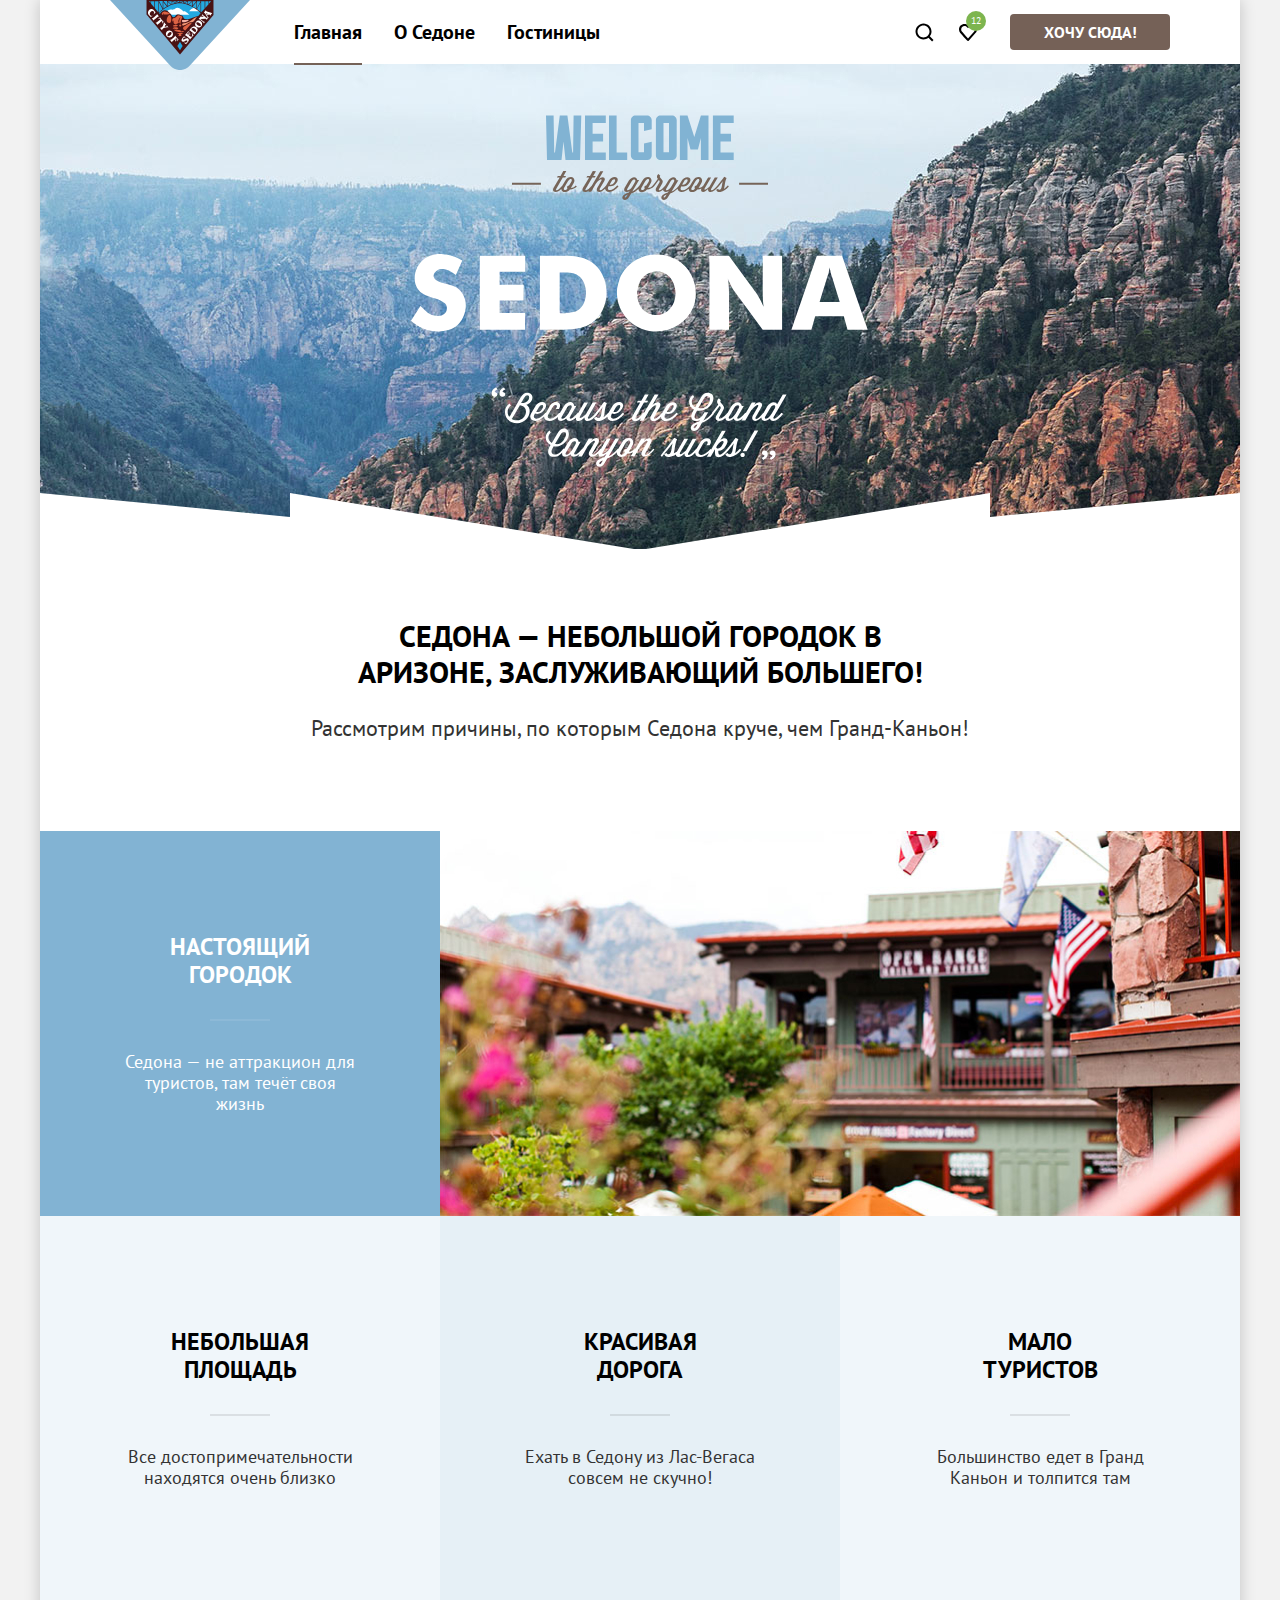
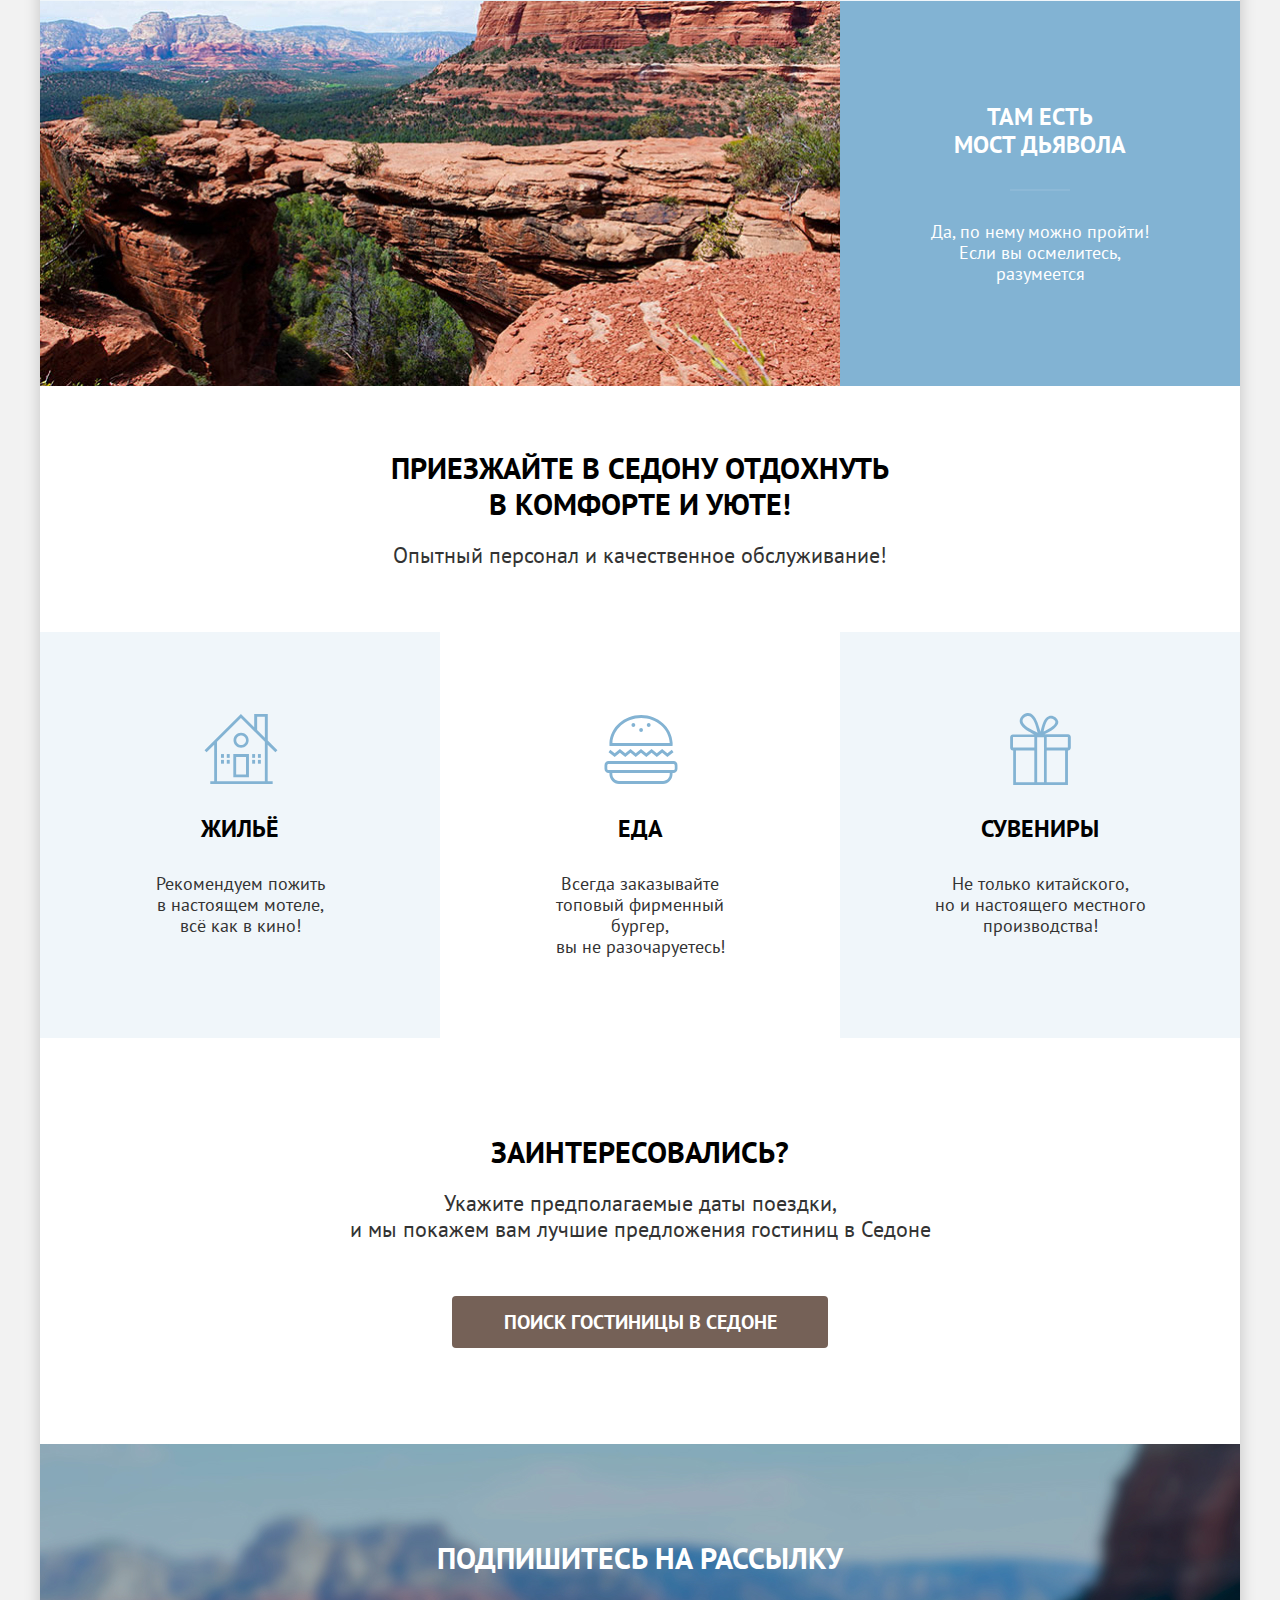
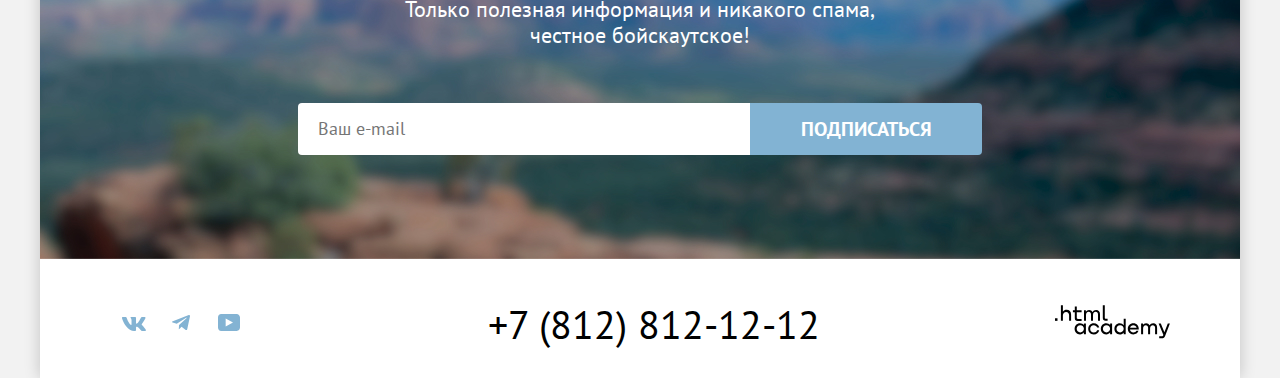
<file: index.html>
<!DOCTYPE html>
<html lang="ru">

  <head>
    <meta charset="utf-8">
    <title>Седона. Городок в Аризоне.</title>
    <link rel="stylesheet" href="styles/styles.css">
    <link rel="icon" href="images/favicon.svg" type="image/x-icon">
  </head>

  <body>
    <div class="container">

      <!--Шапка-->
      <header class="page-header" data-test="header">
        <a class="header-logo-link">
          <img class="header-logo-img" src="images/logo.svg" width="140" height="70" alt="Логотип города Седона.">
        </a>
        <nav class="navigation">
          <ul class="navigation-list">
            <li class="navigation-item">
              <a class="navigation-link navigation-link-current" aria-current="page">Главная</a>
            </li>
            <li class="navigation-item">
              <a class="navigation-link navigation-link-hover" href="#">О Седоне</a>
            </li>
            <li class="navigation-item">
              <a class="navigation-link navigation-link-hover" href="catalog.html">Гостиницы</a>
            </li>
          </ul>
        </nav>
        <ul class="navigation-list user-navigation-list">
          <li class="user-navigation-item">
            <a class="user-link user-link-search" href="#">
              <span class="visually-hidden">Поиск</span>
              <svg width="20" height="20" viewBox="0 0 20 20" fill="none" xmlns="http://www.w3.org/2000/svg">
                <path
                  d="M19.5 18.0083L15.8 14.3287C16.8 13.0359 17.5 11.3453 17.5 9.4558C17.5 5.08011 13.9 1.5 9.5 1.5C5.1 1.5 1.5 5.17956 1.5 9.55525C1.5 13.9309 5.1 17.511 9.5 17.511C11.3 17.511 13 16.9144 14.4 15.8204L18.1 19.5L19.5 18.0083ZM9.5 15.5221C6.2 15.5221 3.5 12.837 3.5 9.55525C3.5 6.27348 6.2 3.5884 9.5 3.5884C12.8 3.5884 15.5 6.27348 15.5 9.55525C15.5 12.837 12.8 15.5221 9.5 15.5221Z"
                  fill="black" />
              </svg>
            </a>
          </li>
          <li class="user-navigation-item">
            <a class="user-link user-link-favorite" href="#">
              <span class="visually-hidden">В избранном</span>
              <svg width="20" height="20" viewBox="0 0 20 20" fill="none" xmlns="http://www.w3.org/2000/svg">
                <path
                  d="M9.9 19C9.6 19 9.3 18.9 9.1 18.6C3.7 12.5 2.4 11.1 2.1 10.7C1.4 9.8 1 8.6 1 7.4C1 4.4 3.4 2 6.5 2C7.8 2 9 2.5 10 3.3C11 2.5 12.3 2 13.5 2C16.5 2 19 4.4 19 7.4C19 8.7 18.5 9.9 17.7 10.8L10.7 18.7C10.5 18.9 10.3 19 9.9 19ZM3.9 9.5C4.2 9.9 7.4 13.5 10 16.4L16.2 9.4C16.7 8.9 16.9 8.2 16.9 7.4C16.9 5.6 15.4 4.1 13.6 4.1C12.6 4.1 11.6 4.6 10.9 5.4C10.6 5.7 10.3 5.8 10 5.8C9.7 5.8 9.4 5.6 9.2 5.4C8.5 4.6 7.5 4.1 6.5 4.1C4.7 4.1 3.2 5.6 3.2 7.4C3.1 8.3 3.5 9 3.9 9.5C3.8 9.5 3.8 9.5 3.9 9.5Z"
                  fill="black" />
              </svg>
              <span class="favorites-counter">12</span>
            </a>
          </li>
          <li class="user-navigation-item">
            <a class="button button-brown header-button" href="#">Хочу сюда!</a>
          </li>
        </ul>
      </header>

      <!--Основное содержание-->
      <main class="main-container main-index" data-test="main">
        <h1 class="visually-hidden">Седона - городок в Аризоне</h1>

        <!--Блок герой-->
        <section class="hero" data-test="hero">
          <h2 class="visually-hidden">Главный герой городок Седона</h2>
          <img class="hero-img" src="images/welcome.svg" width="458" height="352"
            alt="Welcome to the gorgeous Sedona, because the Grand Canyon sucks!">
        </section>

        <!--Блок преимуществ-->
        <section class="advantages" data-test="advantages">
          <h2 class="visually-hidden">Преимущества</h2>
          <p class="advantages-subtitle">Седона — небольшой городок в Аризоне, заслуживающий большего!</p>
          <p class="advantages-subtitle-description">Рассмотрим причины, по которым Седона круче, чем Гранд-Каньон!
          </p>
          <ul class="advantages-list">
            <li class="advantages-item advantages-item-wide-dark">
              <div class="advantages-item-text">
                <h3 class="advantages-item-title">Настоящий городок</h3>
                <p class="advantages-item-description">Седона — не аттракцион для туристов, там течёт своя жизнь</p>
              </div>
              <img class="advantages-item-img" src="images/photo-1.jpg" width="800" height="385"
                alt="Домики на фоне гор.">
            </li>
            <li class="advantages-item advantages-item-wide-light">
              <div class="advantages-item-text item-text">
                <h3 class="advantages-item-title">Небольшая площадь</h3>
                <p class="advantages-item-description">Все достопримечательности находятся очень близко</p>
              </div>
            </li>
            <li class="advantages-item advantages-item-wide-medium">
              <div class="advantages-item-text item-text">
                <h3 class="advantages-item-title">Красивая дорога</h3>
                <p class="advantages-item-description">Ехать в Седону из Лас-Вегаса совсем не скучно!</p>
              </div>
            </li>
            <li class="advantages-item advantages-item-wide-light">
              <div class="advantages-item-text item-text">
                <h3 class="advantages-item-title">Мало туристов</h3>
                <p class="advantages-item-description">Большинство едет в Гранд Каньон и толпится там</p>
              </div>
            </li>
            <li class="advantages-item advantages-item-wide-dark advantages-item-reverse">
              <div class="advantages-item-text">
                <h3 class="advantages-item-title">Там есть<br> мост дьявола</h3>
                <p class="advantages-item-description">Да, по нему можно пройти! Если вы осмелитесь, разумеется</p>
              </div>
              <img class="advantages-item-img" src="images/photo-2.jpg" width="800" height="385"
                alt="Каньон, горы, снова горы.">
            </li>
          </ul>
        </section>

        <!--Инфраструктура-->
        <section class="infrastructure">
          <h2 class="visually-hidden">Инфраструктура</h2>
          <p class="infrastructure-subtitle">Приезжайте в Седону отдохнуть в комфорте и уюте!</p>
          <p class="infrastructure-subtitle-description">Опытный персонал и качественное обслуживание!</p>
          <ul class="infrastructure-list">
            <li class="infrastructure-item">
              <div class="infrastructure-item-text">
                <h3 class="infrastructure-item-title infrastructure-icon infrastructure-icon-house">Жильё</h3>
                <p class="infrastructure-item-description">Рекомендуем пожить<br> в настоящем мотеле,<br> всё как в
                  кино!</p>
              </div>
            </li>
            <li class="infrastructure-item infrastructure-item-background-none">
              <div class="infrastructure-item-text">
                <h3 class="infrastructure-item-title infrastructure-icon infrastructure-icon-food">Еда</h3>
                <p class="infrastructure-item-description">Всегда заказывайте<br> топовый фирменный бургер,<br> вы не
                  разочаруетесь!
                </p>
              </div>
            </li>
            <li class="infrastructure-item">
              <div class="infrastructure-item-text">
                <h3 class="infrastructure-item-title infrastructure-icon infrastructure-icon-gift">Сувениры</h3>
                <p class="infrastructure-item-description">Не только китайского,<br> но и настоящего местного<br>
                  производства!
                </p>
              </div>
            </li>
          </ul>
        </section>

        <!--Блок поиска-->
        <section class="search" id="search" data-test="search">
          <h2 class="visually-hidden">Поиск гостиниц в Седоне</h2>
          <p class="search-subtitle">Заинтересовались?</p>
          <p class="search-description">Укажите предполагаемые даты поездки, <br>
            и мы покажем вам лучшие предложения гостиниц в Седоне</p>
          <a class="button button-brown search-button" href="#">Поиск гостиницы в Седоне</a>
        </section>

        <!--Блок подписки на рассылку-->
        <section class="subscribe subscribe-theme-custom" data-test="subscribe">
          <h2 class="visually-hidden">Подписка на рассылку сайта Седона</h2>
          <p class="subscribe-subtitle">Подпишитесь на рассылку</p>
          <p class="subscribe-description">Только полезная информация и никакого спама, честное бойскаутское!</p>
          <form class="subscribe-form" action="https://echo.htmlacademy.ru/" method="post">
            <p class="subscribe-form-name">
              <label class="visually-hidden" for="user-email">Ваш e-mail</label>
              <input type="text" id="user-email" name="user-email" placeholder="Ваш e-mail">
            </p>
            <button class="button subscribe-button" type="submit">Подписаться</button>
          </form>
        </section>

      </main>

      <!--Подвал-->
      <footer class="page-footer" data-test="footer">
        <ul class="social-list">
          <li class="social-item">
            <a class="social-item-link" href="https://vc.com/htmlacademy">
              <svg class="social-item-link-icon" aria-hidden="true" focusable="false" width="24" height="14"
                viewBox="0 0 24 14" xmlns="http://www.w3.org/2000/svg">
                <path fill-rule="evenodd" clip-rule="evenodd"
                  d="M23.45 0.948C23.616 0.402 23.45 0 22.655 0H20.03C19.362 0 19.054 0.347 18.887 0.73C18.887 0.73 17.552 3.926 15.661 6.002C15.049 6.604 14.771 6.795 14.437 6.795C14.27 6.795 14.019 6.604 14.019 6.057V0.948C14.019 0.292 13.835 0 13.279 0H9.151C8.734 0 8.483 0.304 8.483 0.593C8.483 1.214 9.429 1.358 9.526 3.106V6.904C9.526 7.737 9.373 7.888 9.039 7.888C8.149 7.888 5.984 4.677 4.699 1.003C4.45 0.288 4.198 0 3.527 0H0.9C0.15 0 0 0.347 0 0.73C0 1.412 0.89 4.8 4.145 9.281C6.315 12.341 9.37 14 12.153 14C13.822 14 14.028 13.632 14.028 12.997V10.684C14.028 9.947 14.186 9.8 14.715 9.8C15.105 9.8 15.772 9.992 17.33 11.467C19.11 13.216 19.403 14 20.405 14H23.03C23.78 14 24.156 13.632 23.94 12.904C23.702 12.18 22.852 11.129 21.725 9.882C21.113 9.172 20.195 8.407 19.916 8.024C19.527 7.533 19.638 7.314 19.916 6.877C19.916 6.877 23.116 2.451 23.449 0.948H23.45Z" />
              </svg>
              <span class="visually-hidden">ВКонтакте</span>
            </a>
          </li>
          <li class="social-item">
            <a class="social-item-link" href="https://t.me/htmlacademy">
              <svg class="social-item-link-icon" aria-hidden="true" focusable="false" width="18" height="16"
                viewBox="0 0 18 16" xmlns="http://www.w3.org/2000/svg">
                <path
                  d="M16.785 0.0992597L0.840489 6.24776C-0.247661 6.68481 -0.241365 7.29184 0.640845 7.56253L4.73445 8.83953L14.2058 2.8637C14.6537 2.59121 15.0629 2.7378 14.7265 3.03636L7.05283 9.96185H7.05103L7.05283 9.96275L6.77045 14.1823C7.18413 14.1823 7.36669 13.9925 7.59871 13.7686L9.58705 11.8351L13.7229 14.89C14.4855 15.31 15.0332 15.0941 15.2229 14.1841L17.9379 1.38885C18.2158 0.274623 17.5126 -0.229883 16.785 0.0992597Z" />
              </svg>
              <span class="visually-hidden">Телеграм</span>
            </a>
          </li>
          <li class="social-item">
            <a class="social-item-link" href="https://www.youtube/user/htmlacademy">
              <svg class="social-item-link-icon" aria-hidden="true" focusable="false" width="22" height="17"
                viewBox="0 0 22 17" xmlns="http://www.w3.org/2000/svg">
                <path
                  d="M18.607 0H3.17413C1.31343 0 0 1.59375 0 3.4V13.4937C0 15.4062 1.31343 17 3.17413 17H18.8259C20.4677 17 22 15.4062 22 13.6V3.4C21.7811 1.59375 20.4677 0 18.607 0ZM7.66169 12.5375V4.4625L14.995 8.5L7.66169 12.5375Z" />
              </svg>
              <span class="visually-hidden">YouTube</span>
            </a>
          </li>
        </ul>
        <a class="footer-phone" href="tel:+78128121212">+7 (812) 812-12-12</a>
        <a class="htmlacademy-link" href="https://htmlacademy.ru/">
          <svg class="htmlacademy-link-img" role="img" aria-label="Логотип HTML Academy" width="115" height="34"
            viewBox="0 0 115 34" xmlns="http://www.w3.org/2000/svg">
            <path d="M0 13.2564V15.8564H2.5V13.2564H0Z" />
            <path
              d="M11.6 4.85645C10 4.85645 8.8 5.55645 8 6.55645H7.9V0.356445H5.9V15.8564H7.9V10.5564C7.9 8.45645 9.2 6.95645 11.2 6.95645C13 6.95645 14.1 8.35645 14.1 10.1564V15.8564H16.1V9.75644C16.2 6.75644 14.3 4.85645 11.6 4.85645Z" />
            <path
              d="M26.6 5.15645H21.8V1.45645H19.8V5.25645H17.9V7.25645H19.8V13.2564C19.8 14.9564 20.8 15.9564 22.5 15.9564H26.6V13.9564H22.9C22.2 13.9564 21.8 13.5564 21.8 12.8564V7.15645H26.6V5.15645Z" />
            <path
              d="M41.1 4.95645C39.5 4.95645 38.2 5.75644 37.6 7.05645H37.5C36.9 5.85645 35.7 4.95645 34.1 4.95645C32.7 4.95645 31.6 5.75645 31 6.75645H30.9V5.15645H29V15.7564H31V10.3564C31 8.35645 32 6.85645 33.6 6.85645C35.1 6.85645 36 7.85645 36 9.45645V15.7564H38V10.1564C38 7.75645 39.4 6.85645 40.6 6.85645C42.1 6.85645 43 7.85645 43 9.45645V15.7564H45V9.25644C45.1 6.75644 43.6 4.95645 41.1 4.95645Z" />
            <path
              d="M47.8 13.0564C47.8 14.7564 48.8 15.7564 50.6 15.7564H52.6V13.7564H50.9C50.2 13.7564 49.8 13.3564 49.8 12.6564V0.356445H47.8V13.0564Z" />
            <path
              d="M28.9 20.0564C28 18.9564 26.7 18.2564 25 18.2564C21.9 18.2564 19.6 20.5564 19.6 23.8564C19.6 27.1564 21.9 29.4564 25 29.4564C26.8 29.4564 28 28.6564 28.8 27.5564H28.9V29.1564H30.9V18.5564H28.9V20.0564ZM25.3 27.4564C23.1 27.4564 21.7 25.8564 21.7 23.8564C21.7 21.8564 23.1 20.2564 25.3 20.2564C27.5 20.2564 28.9 21.8564 28.9 23.8564C28.9 25.7564 27.5 27.4564 25.3 27.4564Z" />
            <path
              d="M44.2 22.3564C43.7 19.9564 41.6 18.2564 38.8 18.2564C35.4 18.2564 33.2 20.7564 33.2 23.8564C33.2 26.9564 35.4 29.4564 38.8 29.4564C41.6 29.4564 43.7 27.6564 44.2 25.2564H42.1C41.7 26.5564 40.4 27.5564 38.8 27.5564C36.6 27.5564 35.2 25.9564 35.2 23.9564C35.2 21.9564 36.6 20.3564 38.8 20.3564C40.4 20.3564 41.6 21.3564 42.1 22.5564H44.2V22.3564Z" />
            <path
              d="M55.1 20.0564C54.2 18.9564 52.9 18.2564 51.2 18.2564C48.1 18.2564 45.8 20.5564 45.8 23.8564C45.8 27.1564 48.1 29.4564 51.2 29.4564C53 29.4564 54.2 28.6564 55 27.5564H55.1V29.1564H57.1V18.5564H55.1V20.0564ZM51.5 27.4564C49.3 27.4564 47.9 25.8564 47.9 23.8564C47.9 21.8564 49.3 20.2564 51.5 20.2564C53.7 20.2564 55.1 21.8564 55.1 23.8564C55.1 25.7564 53.6 27.4564 51.5 27.4564Z" />
            <path
              d="M68.7 20.1564C67.8 19.0564 66.5 18.2564 64.8 18.2564C61.7 18.2564 59.4 20.5564 59.4 23.8564C59.4 27.1564 61.6 29.4564 64.8 29.4564C66.5 29.4564 67.8 28.6564 68.6 27.6564H68.7V29.1564H70.7V13.7564H68.7V20.1564ZM65.1 27.4564C62.9 27.4564 61.5 25.8564 61.5 23.8564C61.5 21.8564 62.9 20.2564 65.1 20.2564C67.3 20.2564 68.7 21.8564 68.7 23.8564C68.6 25.8564 67.2 27.4564 65.1 27.4564Z" />
            <path
              d="M78.3 18.2564C75 18.2564 72.8 20.7564 72.8 23.8564C72.8 26.8564 74.9 29.4564 78.3 29.4564C80.8 29.4564 82.8 28.1564 83.5 25.8564H81.4C80.9 26.8564 79.8 27.4564 78.4 27.4564C76.5 27.4564 75.1 26.1564 75 24.5564H83.8C84 20.9564 81.8 18.2564 78.3 18.2564ZM78.3 20.1564C80 20.1564 81.3 21.1564 81.6 22.7564H75.1C75.4 21.2564 76.6 20.1564 78.3 20.1564Z" />
            <path
              d="M98.2 18.2564C96.6 18.2564 95.3 19.0564 94.6 20.2564H94.5C93.9 19.0564 92.7 18.2564 91.1 18.2564C89.7 18.2564 88.6 18.9564 88 20.0564V18.5564H86.1V29.1564H88.1V23.7564C88.1 21.7564 89.1 20.3564 90.7 20.2564C92.2 20.2564 93.1 21.2564 93.1 22.8564V29.1564H95.1V23.5564C95.1 21.1564 96.5 20.2564 97.7 20.2564C99.2 20.2564 100.1 21.2564 100.1 22.8564V29.1564H102.1V22.6564C102.2 20.0564 100.7 18.2564 98.2 18.2564Z" />
            <path
              d="M109.4 27.3564L105.8 18.4564H103.6L108.4 30.0564C108.1 30.9564 107.7 31.2564 106.7 31.2564H104.2V33.2564H106.7C108.5 33.2564 109.5 32.4564 110.2 30.6564L114.9 18.4564H112.8L109.4 27.3564Z" />
          </svg>
          <span class="visually-hidden">Логотип HTML Academy</span>
        </a>
      </footer>

    </div>

    <div class="modal-container modal-container-close" id="modal" data-test="modal">
      <div class="modal modal-search">
        <button class="modal-close-button">
          <span class="visually-hidden">Закрыть</span>
        </button>
        <section class="modal-content">
          <h2 class="modal-title">Поиск гостиницы в Седоне</h2>
          <form action="https://echo.htmlacademy.ru/" class="modal-form" method="post">
            <p class="modal-form-date">
              <label class="modal-label" for="checkin-input">Дата заезда:</label>
              <input type="text" class="modal-input modal-input-date" name="checkin-date" value="27 апреля 2020"
                id="checkin-input" placeholder="Укажите дату" required>
              <span class="warning warning-close">Мы не можем отправить вас в прошлое.</span>
            </p>

            <p class="modal-form-date">
              <label class="modal-label" for="checkout-input">Дата выезда:</label>
              <input type="text" class="modal-input modal-input-date" name="checkout-date" value="1 сентября 2023"
                id="checkout-input" placeholder="Укажите дату" required>
              <span class="message message-close">На эти даты есть свободные номера. Пока есть.</span>
            </p>

            <div class="visitors-input-wrapper">
              <div class="modal-form-adults">
                <label class="modal-label modal-label-adults" for="adults-input">Взрослые:</label>
                <div class="count-control-wrapper">
                  <button type="button" class="guests-count-control adults-count-control-down">
                    <svg class="guests-count-control-icon" xmlns="http://www.w3.org/2000/svg" width="20" height="20"
                      fill="none" viewBox="0 0 20 20">
                      <path fill="#000" d="M3 9v2h14V9H3Z" />
                    </svg>
                  </button>
                  <input type="number" class="modal-input-count modal-input-adults-count" value="2" name="adults-count"
                    id="adults-input" required>
                  <button type="button" class="guests-count-control adults-count-control-up">
                    <svg class="guests-count-control-icon" xmlns="http://www.w3.org/2000/svg" width="20" height="20"
                      fill="currentColor" viewBox="0 0 20 20">
                      <path fill="#000" d="M17 9h-6V3H9v6H3v2h6v6h2v-6h6V9Z" />
                    </svg>
                  </button>
                </div>
              </div>
              <div class="modal-form-childrens">
                <div class="modal-label">
                  <label class="field-group-label" for="childrens-input">Дети:</label>
                  <span class="tooltip">
                    <button class="tooltip-toggle" type="button" aria-labelledby="tooltip-label-date">
                      <svg class="tooltip-icon" width="20" height="20" viewBox="0 0 20 20" fill="none"
                        xmlns="http://www.w3.org/2000/svg">
                        <path fill-rule="evenodd" clip-rule="evenodd" d="M9 4H11V6H9V4ZM11 16H9V7H11V16Z"
                          fill="white" />
                      </svg>
                    </button>
                    <span class="tooltip-text" role="tooltip" id="tooltip-label-date">Укажите количество детей, которые
                      будут с вами, возраст
                      которых от 6 до 18 лет. Дети до 6 лет размещаются бесплатно.</span>
                  </span>
                  <div class="count-control-wrapper count-control-wrapper-children">
                    <button type="button" class="guests-count-control childrens-count-control-down">
                      <svg class="guests-count-control-icon" xmlns="http://www.w3.org/2000/svg" width="20" height="20"
                        fill="none" viewBox="0 0 20 20">
                        <path fill="#000" d="M3 9v2h14V9H3Z" />
                      </svg>
                    </button>
                    <input type="number" class="modal-input-count modal-input-childrens-count" value="2"
                      name="childrens-count" id="childrens-input" required>
                    <button type="button" class="guests-count-control childrens-count-control-up">
                      <svg class="guests-count-control-icon" xmlns="http://www.w3.org/2000/svg" width="20" height="20"
                        fill="none" viewBox="0 0 20 20">
                        <path fill="#000" d="M17 9h-6V3H9v6H3v2h6v6h2v-6h6V9Z" />
                      </svg>
                    </button>
                  </div>
                </div>
              </div>
            </div>
            <button class="button modal-button" type="submit">Найти</button>
          </form>
        </section>
      </div>
    </div>

  </body>

</html>
</file>
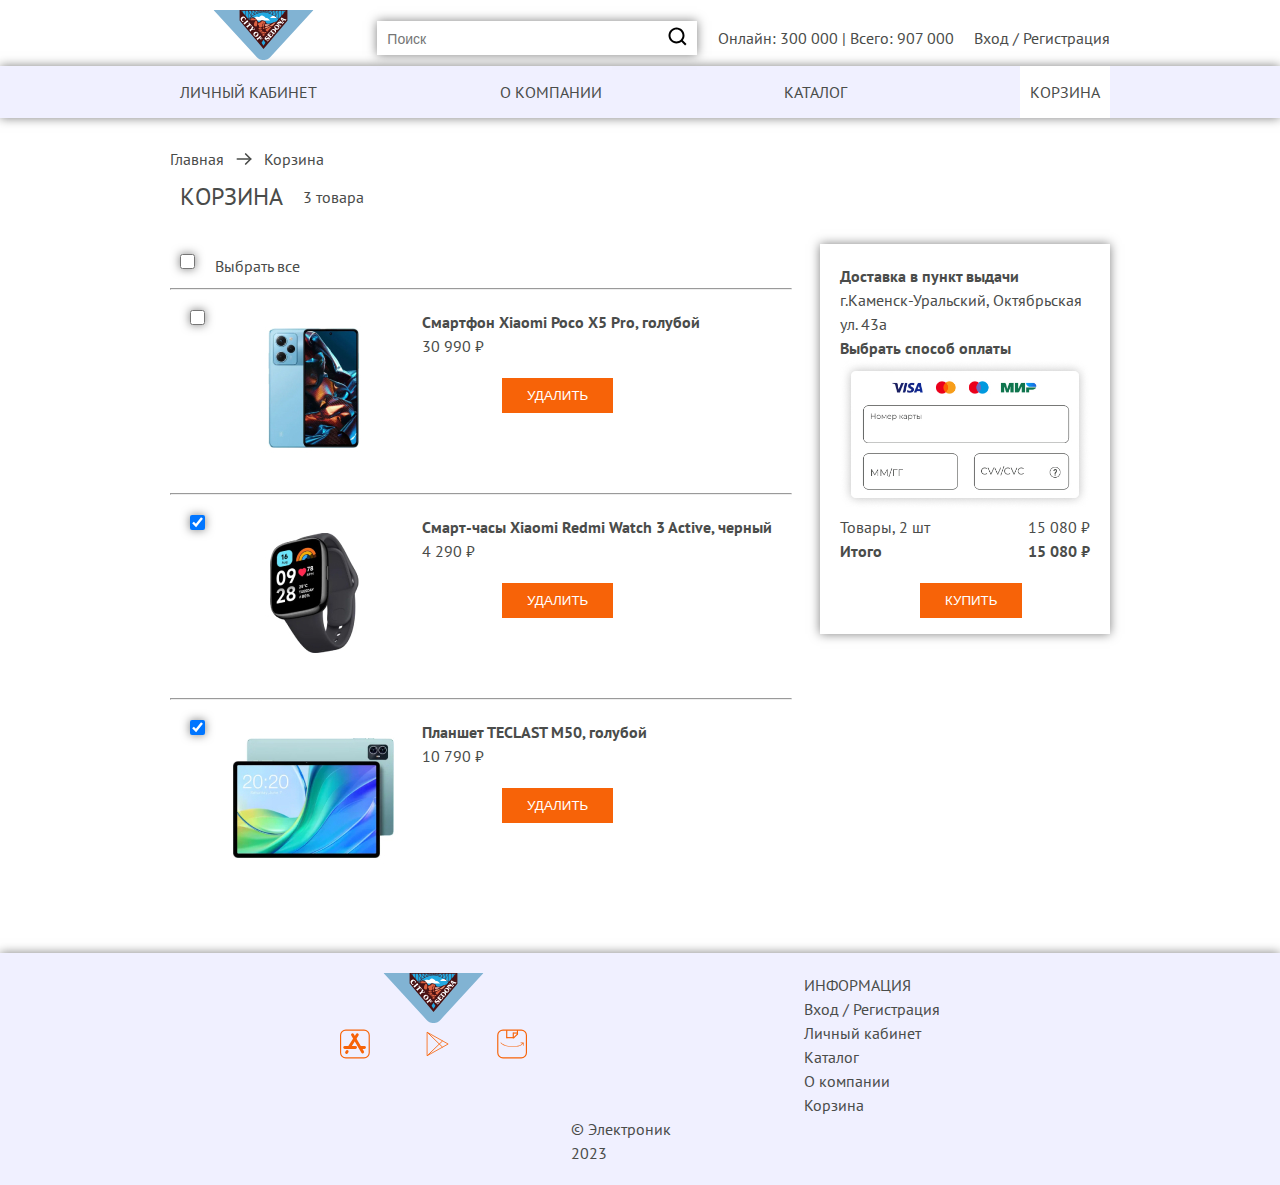
<file: basket.html>
<!DOCTYPE html>

<html lang="ru">

<!-- Метаданные -->

<head>
    <meta charset="utf-8">
    <link rel="stylesheet" href="styles/style.css">
    <title>Электроник</title>
</head>

<!-- Контент -->

<body>

    <!-- Шапка -->
    <header class="page-header">
        <div class="header-info">
            <a href="index.html">
                <img alt="Логотип «Электроник»" src="images/logo.svg" width="187" height="50">
            </a>
            <form class="header-info-form box">
                <input type="text" placeholder="Поиск">
                <button class="search" type="submit">
                    <img src="images/search.svg" width="20">
                </button>
            </form>
            <p>Онлайн: 300 000 | Всего: 907 000</p>
            <p>
                <a class="header-link" href="index.html#login"> Вход </a> /
                <a class="header-link" href="index.html#registration">Регистрация</a>
            </p>
        </div>
        <nav class="navigation box">
            <ul class="navigation-list">
                <li class="navigation-item">
                    <a class="navigation-link" href="office.html">Личный кабинет</a>
                </li>

                <li class="navigation-item">
                    <a class="navigation-link" href="index.html#contacts">О компании</a>
                </li>
                <li class="navigation-item">
                    <a class="navigation-link" href="catalog.html">Каталог</a>
                </li>
                <li class="navigation-item">
                    <a class="navigation-link navigation-link-current">Корзина</a>
                </li>
            </ul>
        </nav>
    </header>

    <main class="main-container">
        <div class="page-container">

            <header class="catalog-header">
                <ul class="breadcrumbs">
                    <li class="breadcrumbs-item">
                        <a class="breadcrumbs-link breadcrumbs-link-hover" href="index.html">Главная</a>
                    </li>
                    <li>
                        <img src="images/arrow_breadcrumbs.svg" width="20">
                    </li>
                    <li class="breadcrumbs-item">
                        <a class="breadcrumbs-link">Корзина</a>
                    </li>
                </ul>
            </header>

            <section class="basket">
                <div class="basket-flex">
                    <h2>Корзина</h2>
                    <p class="basket-number">3 товара</p>
                </div>
                <div class="index-columns">
                    <div>
                        <div class="basket-flex">
                            <input type="checkbox" name="rules" required="" class="box">
                            <p>Выбрать все</p>
                        </div>
                        <hr>
                        <ul>
                            <li>
                            <li class="basket-card">
                                <input type="checkbox" name="rules" required="" class="box">
                                <a class="basket-card-link" href="card1.html">
                                    <img src="images/catalog/tovar1.jpg" width="177" height="157">
                                </a>
                                <div class="basket-card-content">
                                    <h3 class="basket-card-title">Смартфон Xiaomi Poco X5 Pro, голубой</h3>
                                    <p class="basket-card-price">30 990 ₽</p>
                                    <button class="basket-card-button">Удалить</button>
                                </div>
                            </li>
                            <hr>
                            <li class="basket-card">
                                <input type="checkbox" name="rules" required="" class="box" checked>
                                <a class="basket-card-link" href="card2.html">
                                    <img src="images/catalog/tovar2.jpg" width="177" height="157">
                                </a>
                                <div class="basket-card-content">
                                    <h3 class="basket-card-title">Смарт-часы Xiaomi Redmi Watch 3 Active, черный</h3>
                                    <p class="basket-card-price">4 290 ₽</p>
                                    <button class="basket-card-button">Удалить</button>
                                </div>
                            </li>
                            <hr>
                            <li class="basket-card">
                                <input type="checkbox" name="rules" required="" class="box" checked>
                                <a class="basket-card-link" href="card3.html">
                                    <img src="images/catalog/tovar3.jpg" width="177" height="157">
                                </a>
                                <div class="basket-card-content">
                                    <h3 class="basket-card-title">Планшет TECLAST M50, голубой</h3>
                                    <p class="basket-card-price">10 790 ₽</p>
                                    <button class="basket-card-button">Удалить</button>
                                </div>
                            </li>
                            </li>
                        </ul>
                    </div>
                    <div class="payment box">
                        <h3>Доставка в пункт выдачи</h3>
                        <p>г.Каменск-Уральский, Октябрьская ул. 43а</p>
                        <h3>Выбрать способ оплаты</h3>
                        <img src="images/payment.jpg" width="250">
                        <div class="payment-price">
                            <p>Товары, 2 шт</p>
                            <p>15 080 ₽</p>
                        </div>
                        <div class="payment-price">
                            <h3>Итого</h3>
                            <h3>15 080 ₽</h3>
                        </div>
                        <button class="payment-button">Купить</button>
                    </div>
                </div>
            </section>
        </div>
    </main>

    <!-- Подвал -->
    <footer class="page-footer box">
        <div class="page-footer-container">
            <div class="page-footer-info">
                <section class="footer-logo">
                    <div>
                        <a href="index.html">
                            <img alt="Логотип «Электроник»" src="images/logo.svg" width="187" height="50">
                        </a>
                        <p class="icons-download">
                            <img src="images/appstore.svg" width="30" height="30" alt="App Store">
                            <img src="images/googleplay.svg" width="30" height="30" alt="Google Play">
                            <img src="images/appgallery.svg" width="30" height="30" alt="App Gallery">
                        </p>
                    </div>
                </section>
                <section class="footer-menu">
                    <h2 class="footer-menu-title">Информация</h2>
                    <ul class="footer-menu-list">
                        <li class="footer-menu-item">
                            <p>
                                <a class="footer-menu-link" href="index.html#login" class="line"> Вход </a> /
                                <a class="footer-menu-link" href="index.html#registration"> Регистрация </a>
                            </p>
                        </li>
                        <li class="footer-menu-item">
                            <a class="footer-menu-link" href="office.html">Личный кабинет</a>
                        </li>
                        <li class="footer-menu-item">
                            <a class="footer-menu-link" href="catalog.html">Каталог</a>
                        </li>
                        <li class="footer-menu-item">
                            <a class="footer-menu-link" href="index.html#contacts">О компании</a>
                        </li>
                        <li class="footer-menu-item">
                            <a class="footer-menu-link" href="basket.html">Корзина</a>
                        </li>
                    </ul>
                </section>
            </div>
            <p class="copyright">© Электроник 2023</p>
        </div>
    </footer>
</body>

</html>
</file>
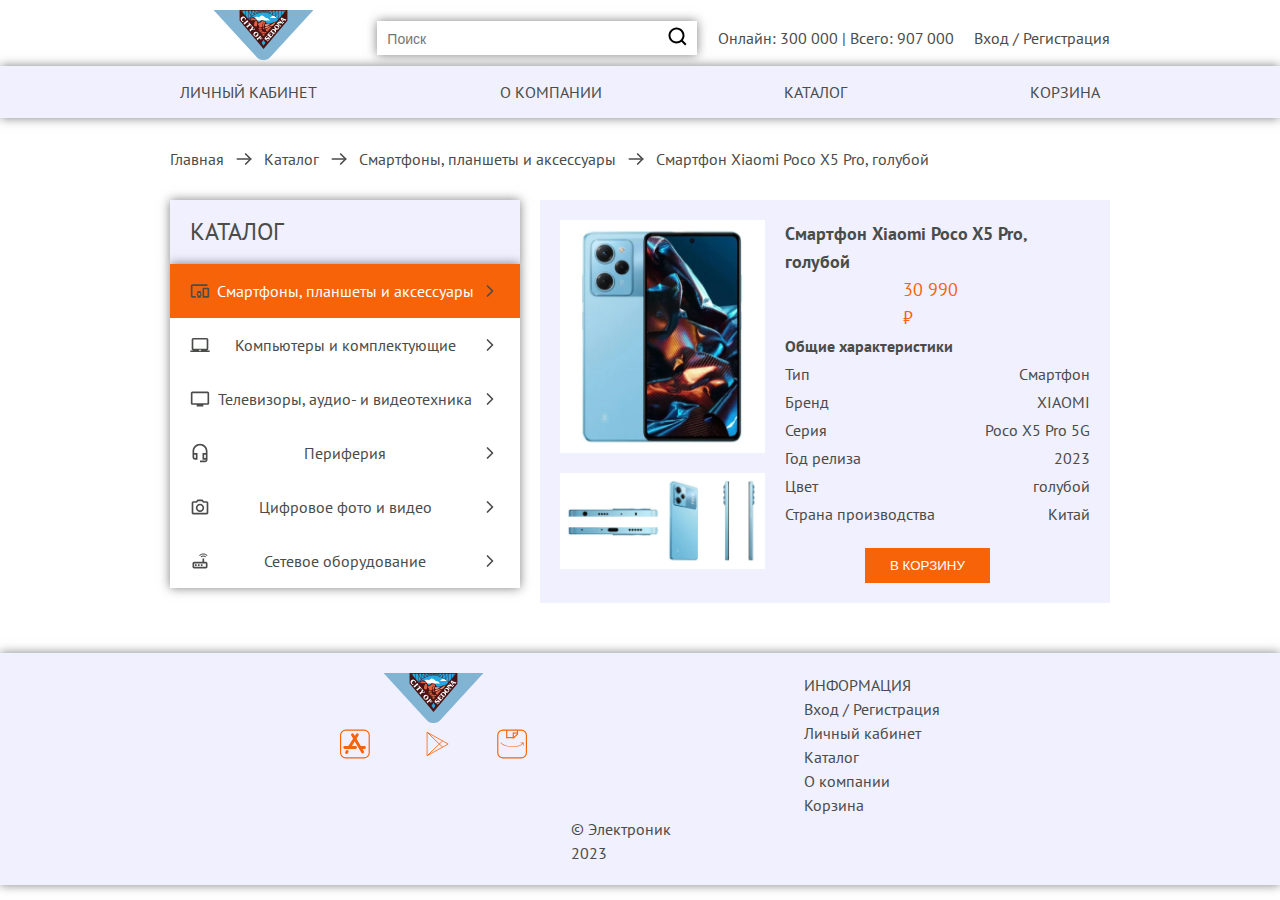
<file: card1.html>
<!DOCTYPE html>

<html lang="ru">

<!-- Метаданные -->

<head>
    <meta charset="utf-8">
    <link rel="stylesheet" href="styles/style.css">
    <title>Электроник</title>
</head>

<!-- Контент -->

<body>

    <!-- Шапка -->
    <header class="page-header">
        <div class="header-info">
            <a href="index.html">
                <img alt="Логотип «Электроник»" src="images/logo.svg" width="187" height="50">
            </a>
            <form class="header-info-form box">
                <input type="text" placeholder="Поиск">
                <button class="search" type="submit">
                    <img src="images/search.svg" width="20">
                </button>
            </form>
            <p>Онлайн: 300 000 | Всего: 907 000</p>
            <p>
                <a class="header-link" href="index.html#login"> Вход </a> /
                <a class="header-link" href="index.html#registration">Регистрация</a>
            </p>
        </div>
        <nav class="navigation box">
            <ul class="navigation-list">
                <li class="navigation-item">
                    <a class="navigation-link" href="office.html">Личный кабинет</a>
                </li>

                <li class="navigation-item">
                    <a class="navigation-link" href="index.html#contacts">О компании</a>
                </li>
                <li class="navigation-item">
                    <a class="navigation-link" href="catalog.html">Каталог</a>
                </li>
                <li class="navigation-item">
                    <a class="navigation-link" href="basket.html">Корзина</a>
                </li>
            </ul>
        </nav>
    </header>

    <!-- Основная часть -->
    <main class="main-container">
        <div class="page-container">

            <header class="catalog-header">
                <ul class="breadcrumbs">
                    <li class="breadcrumbs-item">
                        <a class="breadcrumbs-link breadcrumbs-link-hover" href="index.html">Главная</a>
                    </li>
                    <li>
                        <img src="images/arrow_breadcrumbs.svg" width="20">
                    </li>
                    <li class="breadcrumbs-item">
                        <a class="breadcrumbs-link breadcrumbs-link-hover" href="catalog.html">Каталог</a>
                    </li>
                    <li>
                        <img src="images/arrow_breadcrumbs.svg" width="20">
                    </li>
                    <li class="breadcrumbs-item">
                        <a class="breadcrumbs-link breadcrumbs-link-hover" href="catalog.html">Смартфоны,
                            планшеты и аксессуары</a>
                    </li>
                    <li>
                        <img src="images/arrow_breadcrumbs.svg" width="20">
                    </li>
                    <li class="breadcrumbs-item">
                        <a class="breadcrumbs-link">Смартфон Xiaomi Poco X5 Pro, голубой</a>
                    </li>
                </ul>
            </header>

            <div class="index-columns">
                <section class="catalog-menu">
                    <h2 class="catalog-menu-title box">Каталог</h2>
                    <ul class="catalog-menu-list box">
                        <li class="catalog-menu-item">
                            <a class="catalog-menu-link catalog-menu-link-current" href="catalog.html">
                                <img src="images/icons_catalog/gadgets.svg" width="20">
                                <p>Смартфоны, планшеты и аксессуары</p>
                                <img src="images/arrow-right.svg" width="20">
                            </a>
                        </li>
                        <li class="catalog-menu-item">
                            <a class="catalog-menu-link" href="catalog.html">
                                <img src="images/icons_catalog/computers.svg" width="20">
                                <p>Компьютеры и комплектующие</p>
                                <img src="images/arrow-right.svg" width="20">
                            </a>
                        </li>
                        <li class="catalog-menu-item">
                            <a class="catalog-menu-link" href="catalog.html">
                                <img src="images/icons_catalog/tv.svg" width="20">
                                <p>Телевизоры, аудио- и видеотехника</p>
                                <img src="images/arrow-right.svg" width="20">
                            </a>
                        </li>
                        <li class="catalog-menu-item">
                            <a class="catalog-menu-link" href="catalog.html">
                                <img src="images/icons_catalog/periphery.svg" width="20">
                                <p>Периферия</p>
                                <img src="images/arrow-right.svg" width="20">
                            </a>
                        </li>
                        <li class="catalog-menu-item">
                            <a class="catalog-menu-link" href="catalog.html">
                                <img src="images/icons_catalog/camera.svg" width="20">
                                <p>Цифровое фото и видео</p>
                                <img src="images/arrow-right.svg" width="20">
                            </a>
                        </li>
                        <li class="catalog-menu-item">
                            <a class="catalog-menu-link" href="catalog.html">
                                <img src="images/icons_catalog/network.svg" width="20">
                                <p>Сетевое оборудование</p>
                                <img src="images/arrow-right.svg" width="20">
                            </a>
                        </li>
                    </ul>
                </section>
                <section class="card">
                    <div class="card-info">
                        <div class="card-info-img">
                            <img src="images/catalog/tovar1.1.jpg" width="205">
                            <img src="images/catalog/tovar1.2.jpg" width="205">
                        </div>
                        <div class="card-info-text">
                            <h3 class="card-info-text-title">Смартфон Xiaomi Poco X5 Pro, голубой</h3>
                            <p class="card-info-text-price">30 990 ₽</p>
                            <p><b>Общие характеристики</b></p>
                            <ul class="card-info-text-list">
                                <li class="card-info-text-item">
                                    <p class="card-info-text-item-title">Тип</p>
                                    <p>Смартфон</p>
                                </li>
                                <li class="card-info-text-item">
                                    <p class="card-info-text-item-title">Бренд</p>
                                    <p>XIAOMI</p>
                                </li>
                                <li class="card-info-text-item">
                                    <p class="card-info-text-item-title">Серия</p>
                                    <p>Poco X5 Pro 5G</p>
                                </li>
                                <li class="card-info-text-item">
                                    <p class="card-info-text-item-title">Год релиза</p>
                                    <p>2023</p>
                                </li>
                                <li class="card-info-text-item">
                                    <p class="card-info-text-item-title">Цвет</p>
                                    <p>голубой</p>
                                </li>
                                <li class="card-info-text-item">
                                    <p class="card-info-text-item-title">Страна производства</p>
                                    <p>Китай</p>
                                </li>
                            </ul>
                            <button class="card-button">В корзину</button>
                        </div>
                    </div>
                </section>
            </div>

        </div>
    </main>

    <!-- Подвал -->
    <footer class="page-footer box">
        <div class="page-footer-container">
            <div class="page-footer-info">
                <section class="footer-logo">
                    <div>
                        <a href="index.html">
                            <img class="page-logo" alt="Логотип «Электроник»" src="images/logo.svg" width="187"
                                height="50">
                        </a>
                        <p class="icons-download">
                            <img src="images/appstore.svg" width="30" height="30" alt="App Store">
                            <img src="images/googleplay.svg" width="30" height="30" alt="Google Play">
                            <img src="images/appgallery.svg" width="30" height="30" alt="App Gallery">
                        </p>
                    </div>
                </section>
                <section class="footer-menu">
                    <h2 class="footer-menu-title">Информация</h2>
                    <ul class="footer-menu-list">
                        <li class="footer-menu-item">
                            <p>
                                <a class="footer-menu-link" href="index.html#login" class="line"> Вход </a> /
                                <a class="footer-menu-link" href="index.html#registration"> Регистрация </a>
                            </p>
                        </li>
                        <li class="footer-menu-item">
                            <a class="footer-menu-link" href="office.html">Личный кабинет</a>
                        </li>
                        <li class="footer-menu-item">
                            <a class="footer-menu-link" href="catalog.html">Каталог</a>
                        </li>
                        <li class="footer-menu-item">
                            <a class="footer-menu-link" href="index.html#contacts">О компании</a>
                        </li>
                        <li class="footer-menu-item">
                            <a class="footer-menu-link" href="basket.html">Корзина</a>
                        </li>
                    </ul>
                </section>
            </div>
            <p class="copyright">© Электроник 2023</p>
        </div>
    </footer>
</body>

</html>
</file>
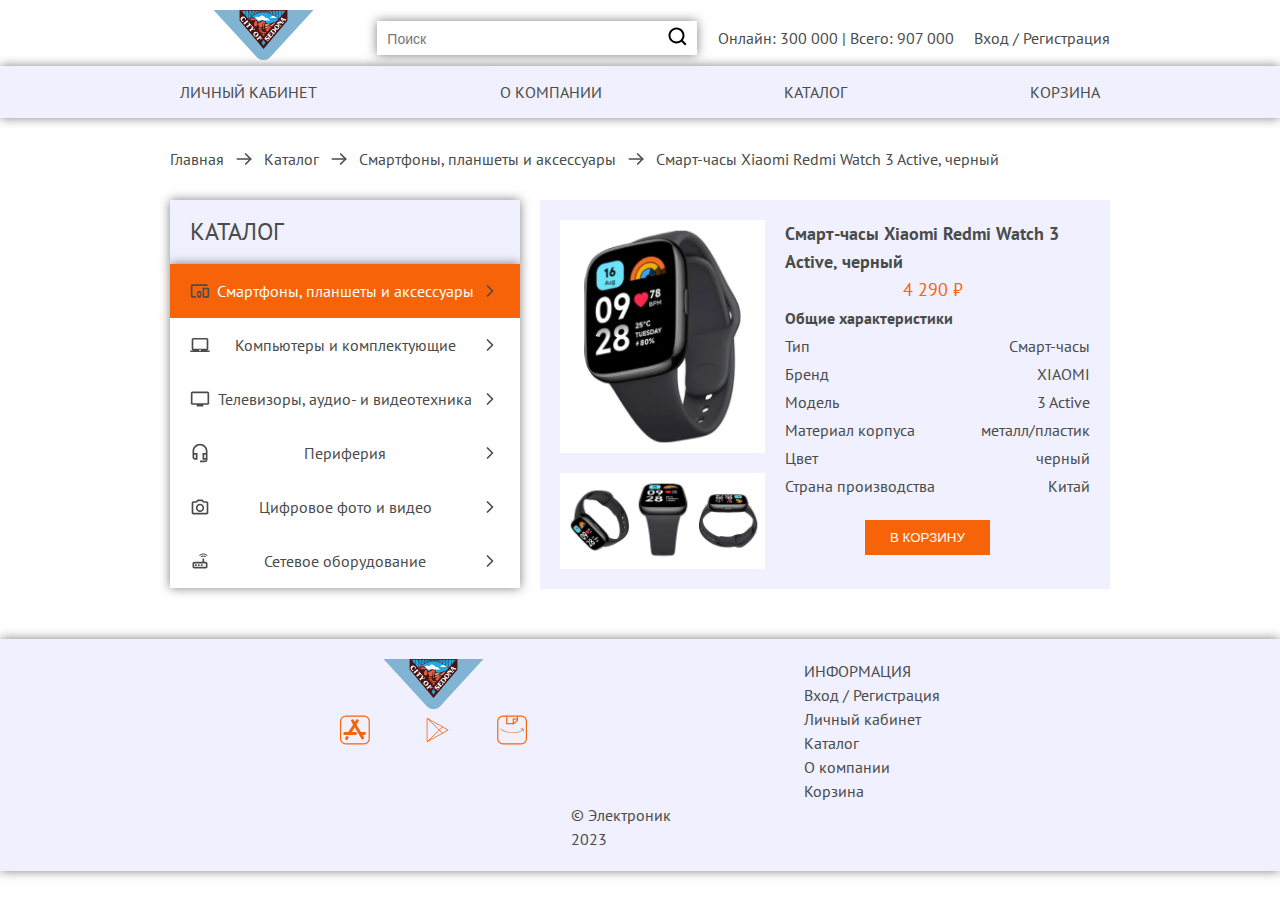
<file: card2.html>
<!DOCTYPE html>

<html lang="ru">

<!-- Метаданные -->

<head>
    <meta charset="utf-8">
    <link rel="stylesheet" href="styles/style.css">
    <title>Электроник</title>
</head>

<!-- Контент -->

<body>

    <!-- Шапка -->
    <header class="page-header">
        <div class="header-info">
            <a href="index.html">
                <img alt="Логотип «Электроник»" src="images/logo.svg" width="187" height="50">
            </a>
            <form class="header-info-form box">
                <input type="text" placeholder="Поиск">
                <button class="search" type="submit">
                    <img src="images/search.svg" width="20">
                </button>
            </form>
            <p>Онлайн: 300 000 | Всего: 907 000</p>
            <p>
                <a class="header-link" href="index.html#login"> Вход </a> /
                <a class="header-link" href="index.html#registration">Регистрация</a>
            </p>
        </div>
        <nav class="navigation box">
            <ul class="navigation-list">
                <li class="navigation-item">
                    <a class="navigation-link" href="office.html">Личный кабинет</a>
                </li>

                <li class="navigation-item">
                    <a class="navigation-link" href="index.html#contacts">О компании</a>
                </li>
                <li class="navigation-item">
                    <a class="navigation-link" href="catalog.html">Каталог</a>
                </li>
                <li class="navigation-item">
                    <a class="navigation-link" href="basket.html">Корзина</a>
                </li>
            </ul>
        </nav>
    </header>

    <!-- Основная часть -->
    <main class="main-container">
        <div class="page-container">

            <header class="catalog-header">
                <ul class="breadcrumbs">
                    <li class="breadcrumbs-item">
                        <a class="breadcrumbs-link breadcrumbs-link-hover" href="index.html">Главная</a>
                    </li>
                    <li>
                        <img src="images/arrow_breadcrumbs.svg" width="20">
                    </li>
                    <li class="breadcrumbs-item">
                        <a class="breadcrumbs-link breadcrumbs-link-hover" href="catalog.html">Каталог</a>
                    </li>
                    <li>
                        <img src="images/arrow_breadcrumbs.svg" width="20">
                    </li>
                    <li class="breadcrumbs-item">
                        <a class="breadcrumbs-link breadcrumbs-link-hover" href="catalog.html">Смартфоны,
                            планшеты и аксессуары</a>
                    </li>
                    <li>
                        <img src="images/arrow_breadcrumbs.svg" width="20">
                    </li>
                    <li class="breadcrumbs-item">
                        <a class="breadcrumbs-link">Смарт-часы Xiaomi Redmi Watch 3 Active, черный</a>
                    </li>
                </ul>
            </header>

            <div class="index-columns">
                <section class="catalog-menu">
                    <h2 class="catalog-menu-title box">Каталог</h2>
                    <ul class="catalog-menu-list box">
                        <li class="catalog-menu-item">
                            <a class="catalog-menu-link catalog-menu-link-current" href="catalog.html">
                                <img src="images/icons_catalog/gadgets.svg" width="20">
                                <p>Смартфоны, планшеты и аксессуары</p>
                                <img src="images/arrow-right.svg" width="20">
                            </a>
                        </li>
                        <li class="catalog-menu-item">
                            <a class="catalog-menu-link" href="catalog.html">
                                <img src="images/icons_catalog/computers.svg" width="20">
                                <p>Компьютеры и комплектующие</p>
                                <img src="images/arrow-right.svg" width="20">
                            </a>
                        </li>
                        <li class="catalog-menu-item">
                            <a class="catalog-menu-link" href="catalog.html">
                                <img src="images/icons_catalog/tv.svg" width="20">
                                <p>Телевизоры, аудио- и видеотехника</p>
                                <img src="images/arrow-right.svg" width="20">
                            </a>
                        </li>
                        <li class="catalog-menu-item">
                            <a class="catalog-menu-link" href="catalog.html">
                                <img src="images/icons_catalog/periphery.svg" width="20">
                                <p>Периферия</p>
                                <img src="images/arrow-right.svg" width="20">
                            </a>
                        </li>
                        <li class="catalog-menu-item">
                            <a class="catalog-menu-link" href="catalog.html">
                                <img src="images/icons_catalog/camera.svg" width="20">
                                <p>Цифровое фото и видео</p>
                                <img src="images/arrow-right.svg" width="20">
                            </a>
                        </li>
                        <li class="catalog-menu-item">
                            <a class="catalog-menu-link" href="catalog.html">
                                <img src="images/icons_catalog/network.svg" width="20">
                                <p>Сетевое оборудование</p>
                                <img src="images/arrow-right.svg" width="20">
                            </a>
                        </li>
                    </ul>
                </section>
                <section class="card">
                    <div class="card-info">
                        <div class="card-info-img">
                            <img src="images/catalog/tovar2.1.jpg" width="205">
                            <img src="images/catalog/tovar2.2.jpg" width="205">
                        </div>
                        <div class="card-info-text">
                            <h3 class="card-info-text-title">Смарт-часы Xiaomi Redmi Watch 3 Active, черный</h3>
                            <p class="card-info-text-price">4 290 ₽</p>
                            <p><b>Общие характеристики</b></p>
                            <ul class="card-info-text-list">
                                <li class="card-info-text-item">
                                    <p class="card-info-text-item-title">Тип</p>
                                    <p>Смарт-часы</p>
                                </li>
                                <li class="card-info-text-item">
                                    <p class="card-info-text-item-title">Бренд</p>
                                    <p>XIAOMI</p>
                                </li>
                                <li class="card-info-text-item">
                                    <p class="card-info-text-item-title">Модель</p>
                                    <p>3 Active</p>
                                </li>
                                <li class="card-info-text-item">
                                    <p class="card-info-text-item-title">Материал корпуса</p>
                                    <p>металл/пластик</p>
                                </li>
                                <li class="card-info-text-item">
                                    <p class="card-info-text-item-title">Цвет</p>
                                    <p>черный</p>
                                </li>
                                <li class="card-info-text-item">
                                    <p class="card-info-text-item-title">Страна производства</p>
                                    <p>Китай</p>
                                </li>
                            </ul>
                            <button class="card-button">В корзину</button>
                        </div>
                    </div>
                </section>
            </div>

        </div>
    </main>

    <!-- Подвал -->
    <footer class="page-footer box">
        <div class="page-footer-container">
            <div class="page-footer-info">
                <section class="footer-logo">
                    <div>
                        <a href="index.html">
                            <img class="page-logo" alt="Логотип «Электроник»" src="images/logo.svg" width="187"
                                height="50">
                        </a>
                        <p class="icons-download">
                            <img src="images/appstore.svg" width="30" height="30" alt="App Store">
                            <img src="images/googleplay.svg" width="30" height="30" alt="Google Play">
                            <img src="images/appgallery.svg" width="30" height="30" alt="App Gallery">
                        </p>
                    </div>
                </section>
                <section class="footer-menu">
                    <h2 class="footer-menu-title">Информация</h2>
                    <ul class="footer-menu-list">
                        <li class="footer-menu-item">
                            <p>
                                <a class="footer-menu-link" href="index.html#login" class="line"> Вход </a> /
                                <a class="footer-menu-link" href="index.html#registration"> Регистрация </a>
                            </p>
                        </li>
                        <li class="footer-menu-item">
                            <a class="footer-menu-link" href="office.html">Личный кабинет</a>
                        </li>
                        <li class="footer-menu-item">
                            <a class="footer-menu-link" href="catalog.html">Каталог</a>
                        </li>
                        <li class="footer-menu-item">
                            <a class="footer-menu-link" href="index.html#contacts">О компании</a>
                        </li>
                        <li class="footer-menu-item">
                            <a class="footer-menu-link" href="basket.html">Корзина</a>
                        </li>
                    </ul>
                </section>
            </div>
            <p class="copyright">© Электроник 2023</p>
        </div>
    </footer>
</body>

</html>
</file>
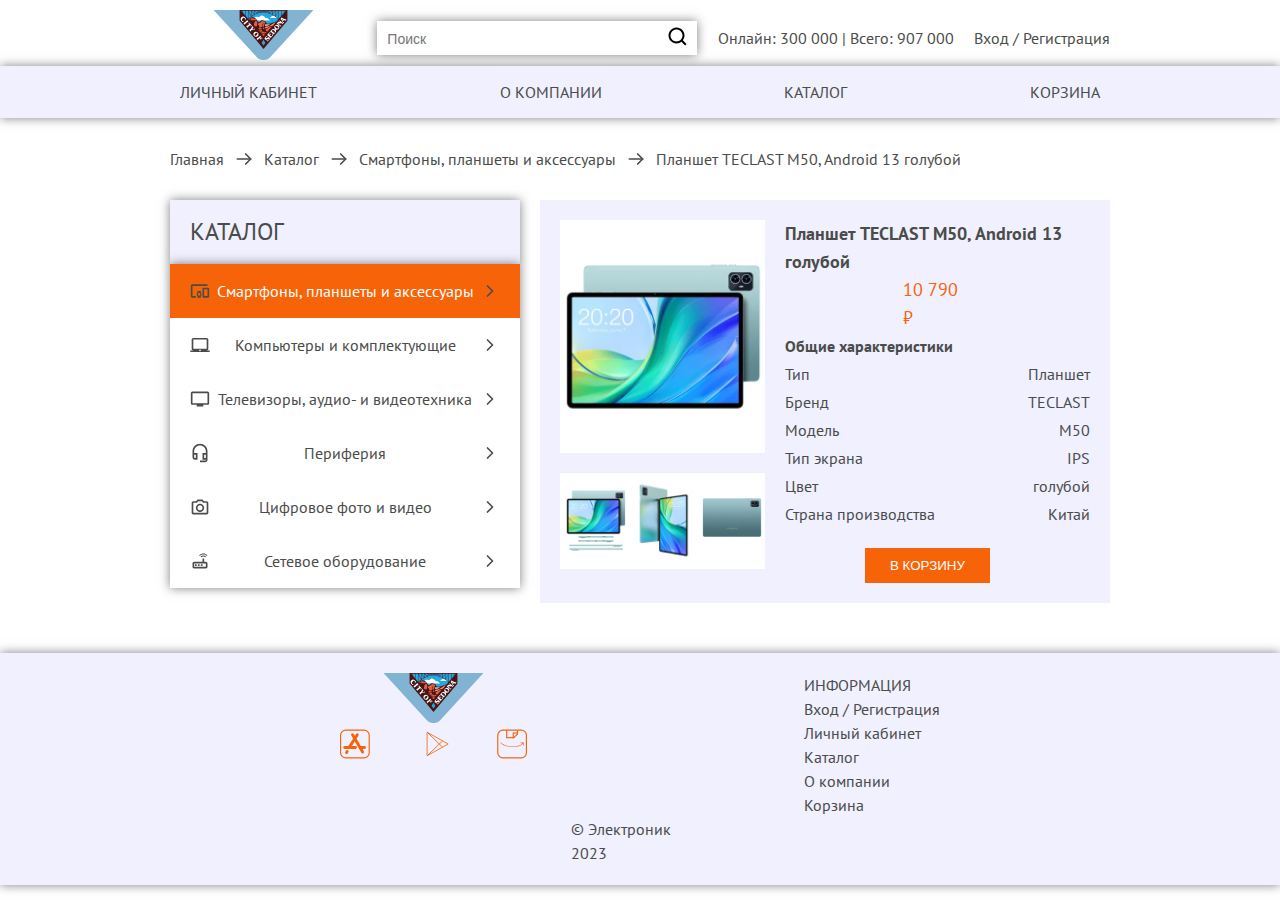
<file: card3.html>
<!DOCTYPE html>

<html lang="ru">

<!-- Метаданные -->

<head>
    <meta charset="utf-8">
    <link rel="stylesheet" href="styles/style.css">
    <title>Электроник</title>
</head>

<!-- Контент -->

<body>

    <!-- Шапка -->
    <header class="page-header">
        <div class="header-info">
            <a href="index.html">
                <img alt="Логотип «Электроник»" src="images/logo.svg" width="187" height="50">
            </a>
            <form class="header-info-form box">
                <input type="text" placeholder="Поиск">
                <button class="search" type="submit">
                    <img src="images/search.svg" width="20">
                </button>
            </form>
            <p>Онлайн: 300 000 | Всего: 907 000</p>
            <p>
                <a class="header-link" href="index.html#login"> Вход </a> /
                <a class="header-link" href="index.html#registration">Регистрация</a>
            </p>
        </div>
        <nav class="navigation box">
            <ul class="navigation-list">
                <li class="navigation-item">
                    <a class="navigation-link" href="office.html">Личный кабинет</a>
                </li>

                <li class="navigation-item">
                    <a class="navigation-link" href="index.html#contacts">О компании</a>
                </li>
                <li class="navigation-item">
                    <a class="navigation-link" href="catalog.html">Каталог</a>
                </li>
                <li class="navigation-item">
                    <a class="navigation-link" href="basket.html">Корзина</a>
                </li>
            </ul>
        </nav>
    </header>

    <!-- Основная часть -->
    <main class="main-container">
        <div class="page-container">

            <header class="catalog-header">
                <ul class="breadcrumbs">
                    <li class="breadcrumbs-item">
                        <a class="breadcrumbs-link breadcrumbs-link-hover" href="index.html">Главная</a>
                    </li>
                    <li>
                        <img src="images/arrow_breadcrumbs.svg" width="20">
                    </li>
                    <li class="breadcrumbs-item">
                        <a class="breadcrumbs-link breadcrumbs-link-hover" href="catalog.html">Каталог</a>
                    </li>
                    <li>
                        <img src="images/arrow_breadcrumbs.svg" width="20">
                    </li>
                    <li class="breadcrumbs-item">
                        <a class="breadcrumbs-link breadcrumbs-link-hover" href="catalog.html">Смартфоны,
                            планшеты и аксессуары</a>
                    </li>
                    <li>
                        <img src="images/arrow_breadcrumbs.svg" width="20">
                    </li>
                    <li class="breadcrumbs-item">
                        <a class="breadcrumbs-link">Планшет TECLAST M50, Android 13 голубой</a>
                    </li>
                </ul>
            </header>

            <div class="index-columns">
                <section class="catalog-menu">
                    <h2 class="catalog-menu-title box">Каталог</h2>
                    <ul class="catalog-menu-list box">
                        <li class="catalog-menu-item">
                            <a class="catalog-menu-link catalog-menu-link-current" href="catalog.html">
                                <img src="images/icons_catalog/gadgets.svg" width="20">
                                <p>Смартфоны, планшеты и аксессуары</p>
                                <img src="images/arrow-right.svg" width="20">
                            </a>
                        </li>
                        <li class="catalog-menu-item">
                            <a class="catalog-menu-link" href="catalog.html">
                                <img src="images/icons_catalog/computers.svg" width="20">
                                <p>Компьютеры и комплектующие</p>
                                <img src="images/arrow-right.svg" width="20">
                            </a>
                        </li>
                        <li class="catalog-menu-item">
                            <a class="catalog-menu-link" href="catalog.html">
                                <img src="images/icons_catalog/tv.svg" width="20">
                                <p>Телевизоры, аудио- и видеотехника</p>
                                <img src="images/arrow-right.svg" width="20">
                            </a>
                        </li>
                        <li class="catalog-menu-item">
                            <a class="catalog-menu-link" href="catalog.html">
                                <img src="images/icons_catalog/periphery.svg" width="20">
                                <p>Периферия</p>
                                <img src="images/arrow-right.svg" width="20">
                            </a>
                        </li>
                        <li class="catalog-menu-item">
                            <a class="catalog-menu-link" href="catalog.html">
                                <img src="images/icons_catalog/camera.svg" width="20">
                                <p>Цифровое фото и видео</p>
                                <img src="images/arrow-right.svg" width="20">
                            </a>
                        </li>
                        <li class="catalog-menu-item">
                            <a class="catalog-menu-link" href="catalog.html">
                                <img src="images/icons_catalog/network.svg" width="20">
                                <p>Сетевое оборудование</p>
                                <img src="images/arrow-right.svg" width="20">
                            </a>
                        </li>
                    </ul>
                </section>
                <section class="card">
                    <div class="card-info">
                        <div class="card-info-img">
                            <img src="images/catalog/tovar3.1.jpg" width="205">
                            <img src="images/catalog/tovar3.2.jpg" width="205">
                        </div>
                        <div class="card-info-text">
                            <h3 class="card-info-text-title">Планшет TECLAST M50, Android 13 голубой</h3>
                            <p class="card-info-text-price">10 790 ₽</p>
                            <p><b>Общие характеристики</b></p>
                            <ul class="card-info-text-list">
                                <li class="card-info-text-item">
                                    <p class="card-info-text-item-title">Тип</p>
                                    <p>Планшет</p>
                                </li>
                                <li class="card-info-text-item">
                                    <p class="card-info-text-item-title">Бренд</p>
                                    <p>TECLAST</p>
                                </li>
                                <li class="card-info-text-item">
                                    <p class="card-info-text-item-title">Модель</p>
                                    <p>M50</p>
                                </li>
                                <li class="card-info-text-item">
                                    <p class="card-info-text-item-title">Тип экрана</p>
                                    <p>IPS</p>
                                </li>
                                <li class="card-info-text-item">
                                    <p class="card-info-text-item-title">Цвет</p>
                                    <p>голубой</p>
                                </li>
                                <li class="card-info-text-item">
                                    <p class="card-info-text-item-title">Страна производства</p>
                                    <p>Китай</p>
                                </li>
                            </ul>
                            <button class="card-button">В корзину</button>
                        </div>
                    </div>
                </section>
            </div>

        </div>
    </main>

    <!-- Подвал -->
    <footer class="page-footer box">
        <div class="page-footer-container">
            <div class="page-footer-info">
                <section class="footer-logo">
                    <div>
                        <a href="index.html">
                            <img class="page-logo" alt="Логотип «Электроник»" src="images/logo.svg" width="187"
                                height="50">
                        </a>
                        <p class="icons-download">
                            <img src="images/appstore.svg" width="30" height="30" alt="App Store">
                            <img src="images/googleplay.svg" width="30" height="30" alt="Google Play">
                            <img src="images/appgallery.svg" width="30" height="30" alt="App Gallery">
                        </p>
                    </div>
                </section>
                <section class="footer-menu">
                    <h2 class="footer-menu-title">Информация</h2>
                    <ul class="footer-menu-list">
                        <li class="footer-menu-item">
                            <p>
                                <a class="footer-menu-link" href="index.html#login" class="line"> Вход </a> /
                                <a class="footer-menu-link" href="index.html#registration"> Регистрация </a>
                            </p>
                        </li>
                        <li class="footer-menu-item">
                            <a class="footer-menu-link" href="office.html">Личный кабинет</a>
                        </li>
                        <li class="footer-menu-item">
                            <a class="footer-menu-link" href="catalog.html">Каталог</a>
                        </li>
                        <li class="footer-menu-item">
                            <a class="footer-menu-link" href="index.html#contacts">О компании</a>
                        </li>
                        <li class="footer-menu-item">
                            <a class="footer-menu-link" href="basket.html">Корзина</a>
                        </li>
                    </ul>
                </section>
            </div>
            <p class="copyright">© Электроник 2023</p>
        </div>
    </footer>
</body>

</html>
</file>
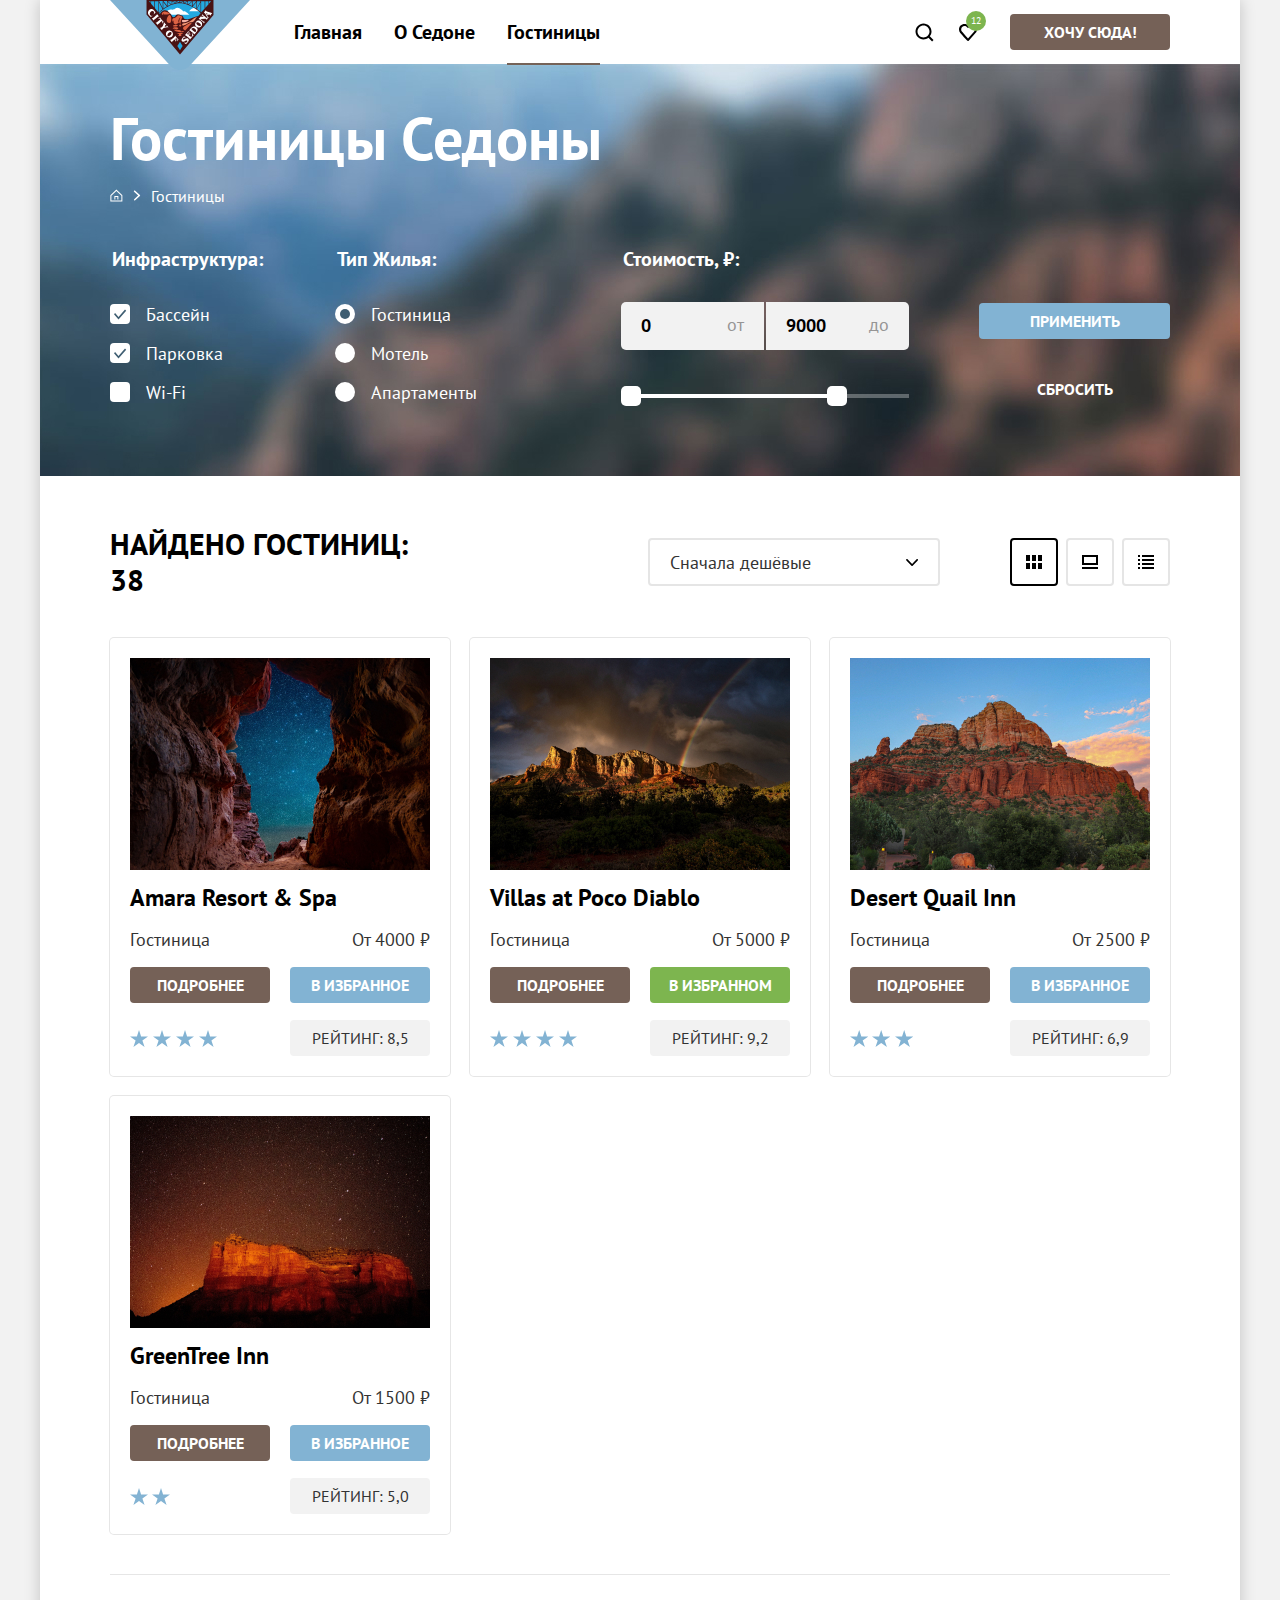
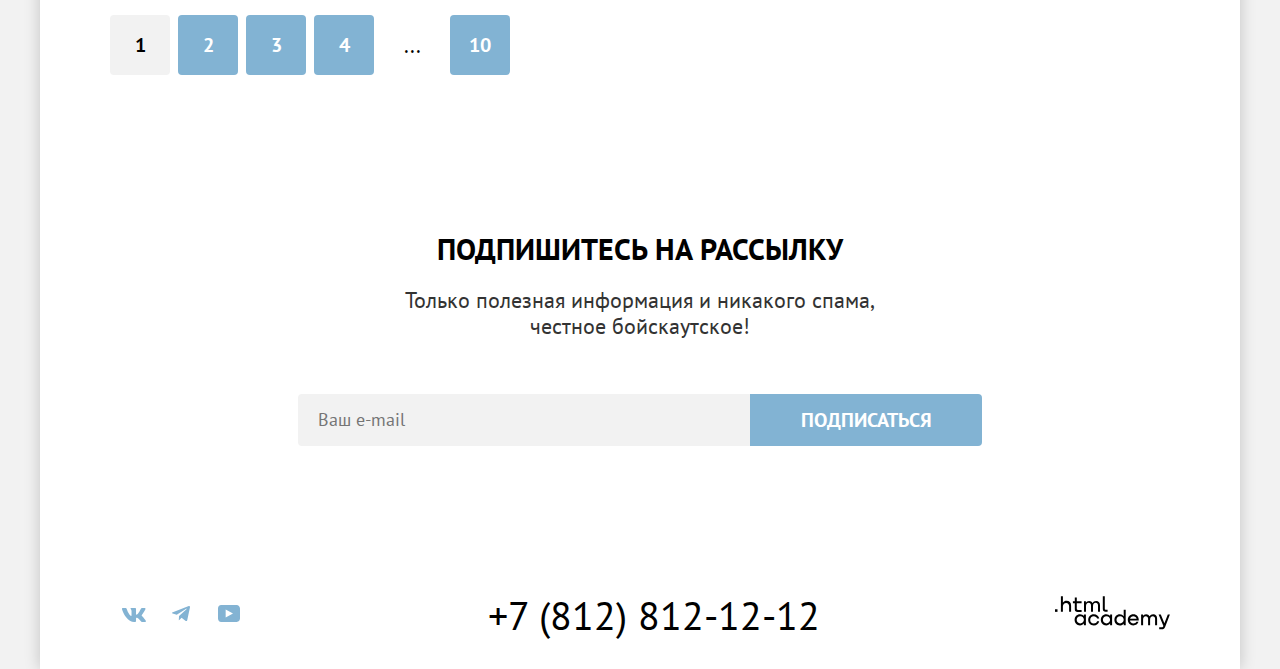
<file: catalog.html>
<!DOCTYPE html>
<html lang="ru">

    <head>
        <meta charset="utf-8">
        <title>Седона. Гостиницы</title>
        <link rel="stylesheet" href="styles/styles.css">
        <link rel="icon" href="images/favicon.svg" type="image/x-icon">
    </head>

    <body>
        <div class="container">

            <!--Шапка-->
            <header class="page-header" data-test="header">
                <a class="header-logo-link" href="index.html">
                    <img class="header-logo-img" src="images/logo.svg" width="140" height="70"
                        alt="Логотип города Седона.">
                </a>
                <nav class="navigation">
                    <ul class="navigation-list">
                        <li class="navigation-item">
                            <a class="navigation-link navigation-link-hover" href="index.html">Главная</a>
                        </li>
                        <li class="navigation-item">
                            <a class="navigation-link navigation-link-hover" href="#">О Седоне</a>
                        </li>
                        <li class="navigation-item">
                            <a class="navigation-link navigation-link-current" aria-current="page">Гостиницы</a>
                        </li>
                    </ul>
                </nav>
                <ul class="navigation-list user-navigation-list">
                    <li class="user-navigation-item">
                        <a class="user-link user-link-search" href="#">
                            <span class="visually-hidden">Поиск</span>
                            <svg width="20" height="20" viewBox="0 0 20 20" fill="none"
                                xmlns="http://www.w3.org/2000/svg">
                                <path
                                    d="M19.5 18.0083L15.8 14.3287C16.8 13.0359 17.5 11.3453 17.5 9.4558C17.5 5.08011 13.9 1.5 9.5 1.5C5.1 1.5 1.5 5.17956 1.5 9.55525C1.5 13.9309 5.1 17.511 9.5 17.511C11.3 17.511 13 16.9144 14.4 15.8204L18.1 19.5L19.5 18.0083ZM9.5 15.5221C6.2 15.5221 3.5 12.837 3.5 9.55525C3.5 6.27348 6.2 3.5884 9.5 3.5884C12.8 3.5884 15.5 6.27348 15.5 9.55525C15.5 12.837 12.8 15.5221 9.5 15.5221Z"
                                    fill="black" />
                            </svg>
                        </a>
                    </li>
                    <li class="user-navigation-item">
                        <a class="user-link user-link-favorite" href="#">
                            <span class="visually-hidden">В избранном</span>
                            <svg width="20" height="20" viewBox="0 0 20 20" fill="none"
                                xmlns="http://www.w3.org/2000/svg">
                                <path
                                    d="M9.9 19C9.6 19 9.3 18.9 9.1 18.6C3.7 12.5 2.4 11.1 2.1 10.7C1.4 9.8 1 8.6 1 7.4C1 4.4 3.4 2 6.5 2C7.8 2 9 2.5 10 3.3C11 2.5 12.3 2 13.5 2C16.5 2 19 4.4 19 7.4C19 8.7 18.5 9.9 17.7 10.8L10.7 18.7C10.5 18.9 10.3 19 9.9 19ZM3.9 9.5C4.2 9.9 7.4 13.5 10 16.4L16.2 9.4C16.7 8.9 16.9 8.2 16.9 7.4C16.9 5.6 15.4 4.1 13.6 4.1C12.6 4.1 11.6 4.6 10.9 5.4C10.6 5.7 10.3 5.8 10 5.8C9.7 5.8 9.4 5.6 9.2 5.4C8.5 4.6 7.5 4.1 6.5 4.1C4.7 4.1 3.2 5.6 3.2 7.4C3.1 8.3 3.5 9 3.9 9.5C3.8 9.5 3.8 9.5 3.9 9.5Z"
                                    fill="black" />
                            </svg>
                            <span class="favorites-counter">12</span>
                        </a>
                    </li>
                    <li class="user-navigation-item">
                        <a class="button button-brown header-button" href="#">Хочу сюда!</a>
                    </li>
                </ul>
            </header>

            <!--Основное содержание-->
            <main class="main-container main-inner" data-test="main">
                <div class="main-inner-content">
                    <h1 class="inner-header-title">Гостиницы Седоны</h1>

                    <!--Хлебные крошки-->
                    <ol class="breadcrumbs">
                        <li class="breadcrumbs-item">
                            <a class="breadcrumbs-link" href="index.html">
                                <svg class="breadcrumbs-home" width="13" height="13" viewBox="0 0 13 13"
                                    xmlns="http://www.w3.org/2000/svg">
                                    <path
                                        d="M6.37109 0.5L0.371094 6.30006V12.5001H12.3711V6.30006L6.37109 0.5ZM11.3711 11.5001H1.37109V6.70005L6.37109 1.9L11.3711 6.70005V11.5001Z" />
                                    <path
                                        d="M4.37109 10.5001H5.37109V8.00005H7.37109V10.5001H8.37109V7.00005H4.37109V10.5001Z" />
                                </svg>
                                <span class="visually-hidden">Главная</span>
                            </a>
                        </li>
                        <li class="breadcrumbs-item breadcrumbs-arrow">
                            <span class="visually-hidden ">Далее</span>
                        </li>
                        <li class="breadcrumbs-item">
                            <a class="breadcrumbs-link " href="#">Гостиницы</a>
                        </li>
                    </ol>

                    <!--Фильтры-->
                    <section class="filters" data-test="filter">
                        <h2 class="visually-hidden">Фильтры</h2>
                        <form class="catalog-filter" action="https://echo.htmlacademy.ru/" method="get">
                            <fieldset class="catalog-filter-group">
                                <legend class="catalog-filter-title">Инфраструктура:</legend>
                                <ul class="catalog-filter-list">
                                    <li class="catalog-filter-item">
                                        <label class="control">
                                            <input class="control-input visually-hidden" type="checkbox" name="pool"
                                                value="yes" checked>
                                            <span class="control-mark"></span>
                                            <span class="control-label">Бассейн</span>
                                        </label>
                                    </li>
                                    <li class="catalog-filter-item">
                                        <label class="control">
                                            <input class="control-input visually-hidden" type="checkbox" name="parking"
                                                value="yes" checked>
                                            <span class="control-mark"></span>
                                            <span class="control-label">Парковка</span>
                                        </label>
                                    </li>
                                    <li class="catalog-filter-item">
                                        <label class="control">
                                            <input class="control-input visually-hidden" type="checkbox" name="wifi"
                                                value="yes">
                                            <span class="control-mark"></span>
                                            <span class="control-label">Wi-Fi</span>
                                        </label>
                                    </li>
                                </ul>
                            </fieldset>
                            <fieldset class="catalog-filter-group">
                                <legend class="catalog-filter-title">Тип Жилья:</legend>
                                <ul class="catalog-filter-list">
                                    <li class="catalog-filter-item">
                                        <label class="control" for="place-type-hotel">
                                            <input class="control-input visually-hidden" type="radio" name="place-type"
                                                value="hotel" id="place-type-hotel" checked>
                                            <span class="control-mark"></span>
                                            <span class="control-label">Гостиница</span>
                                        </label>
                                    </li>
                                    <li class="catalog-filter-item">
                                        <label class="control" for="place-type-motel">
                                            <input class="control-input visually-hidden" type="radio" name="place-type"
                                                value="motel" id="place-type-motel">
                                            <span class="control-mark"></span>
                                            <span class="control-label">Мотель</span>
                                        </label>
                                    </li>
                                    <li class="catalog-filter-item">
                                        <label class="control" for="place-type-apartments">
                                            <input class="control-input visually-hidden" type="radio" name="place-type"
                                                value="apartments" id="place-type-apartments">
                                            <span class="control-mark"></span>
                                            <span class="control-label">Апартаменты</span>
                                        </label>
                                    </li>
                                </ul>
                            </fieldset>
                            <fieldset class="catalog-filter-group">
                                <legend class="catalog-filter-title">Стоимость, ₽:</legend>
                                <div class="range-wrapp-field">
                                    <label class="label-price " for="min-price">
                                        <span class="label-price-text">от</span>
                                        <input class="field min-max-price min-price" type="number" id="min-price"
                                            name="min-price" value="0" min="0" placeholder="min">
                                    </label>
                                    <label class="label-price" for="max-price">
                                        <span class="label-price-text">до</span>
                                        <input class="field min-max-price max-price" type="number" id="max-price"
                                            name="max-price" value="9000" min="0" placeholder="max">
                                    </label>
                                </div>
                                <div class="range-scale">
                                    <div class="range-bar">
                                        <button class="range-toggle toggle-min" type="button">
                                            <span class="visually-hidden">Изменить минимальную цену</span>
                                        </button>
                                        <button class="range-toggle toggle-max" type="button">
                                            <span class="visually-hidden">Изменить максимальную цену</span>
                                        </button>
                                    </div>
                                </div>
                            </fieldset>
                            <div class="catalog-filter-group catalog-filter-button">
                                <button class="button filter-button submit-button" type="submit">Применить</button>
                                <button class="button button-transparent filter-button reset-button"
                                    type="reset">Сбросить</button>
                            </div>
                        </form>
                    </section>
                </div>

                <!--Каталог-->
                <section class="catalog" data-test="catalog">
                    <div class="catalog-sorting">
                        <h2 class="catalog-title">Найдено гостиниц: <span class="hotel-counter">38</span>
                        </h2>
                        <select class="select-control" aria-label="Сортировка">
                            <option value="cheap">Сначала дешёвые</option>
                            <option value="expensive">Сначала дорогие</option>
                            <option value="popular">Сначала популярные</option>
                        </select>
                        <ul class="card-view-buttons">
                            <li class="card-view-item">
                                <button class="card-button card-selected card-btn-tiles" type="button">
                                    <span class="visually-hidden">Показать плиткой</span>
                                </button>
                            </li>
                            <li class="card-view-item">
                                <button class="card-button card-btn-cards" type="button">
                                    <span class="visually-hidden">Показать карточки</span>
                                </button>
                            </li>
                            <li class="card-view-item">
                                <button class="card-button card-btn-list" type="button">
                                    <span class="visually-hidden">Показать список</span>
                                </button>
                            </li>
                        </ul>
                    </div>
                    <ul class="product-list">
                        <li class="product-card">
                            <a class="product-card-link" href="#">
                                <img class="product-card-image" src="images/catalog/hotel-1.jpg"
                                    alt="Звёздное небо в расщелине гор.">
                                <h3 class="product-card-title">Amara Resort & Spa</h3>
                            </a>
                            <p class="product-card-type">Гостиница</p>
                            <p class="product-card-price">От 4000 ₽</p>
                            <a class="button button-brown product-card-button" href="#">Подробнее</a>
                            <button class="button add-favorite-button" type="submit">В избранное</button>
                            <div class="product-card-stars product-card-stars-4" role="img" aria-label="4 звезды">
                                <span class="visually-hidden">Количество звезд 4</span>
                            </div>
                            <p class="product-card-rating">Рейтинг: <span class="rating-counter">8,5</span></p>
                        </li>
                        <li class="product-card">
                            <a class="product-card-link" href="#">
                                <img class="product-card-image" src="images/catalog/hotel-2.jpg"
                                    alt="Радуга над горным хребтом.">
                                <h3 class="product-card-title">Villas at Poco Diablo</h3>
                            </a>
                            <p class="product-card-type">Гостиница</p>
                            <p class="product-card-price">От 5000 ₽</p>
                            <a class="button button-brown product-card-button" href="#">Подробнее</a>
                            <button class="button button-green the-button-in-favorites" type="submit">В
                                избранном</button>
                            <div class="product-card-stars product-card-stars-4" role="img" aria-label="4 звезды">
                                <span class="visually-hidden">Количество звезд 4</span>
                            </div>
                            <p class="product-card-rating">Рейтинг: <span class="rating-counter">9,2</span></p>
                        </li>
                        <li class="product-card">
                            <a class="product-card-link" href="#">
                                <img class="product-card-image" src="images/catalog/hotel-3.jpg"
                                    alt="Горы на фоне голубого неба.">
                                <h3 class="product-card-title">Desert Quail Inn</h3>
                            </a>
                            <p class="product-card-type">Гостиница</p>
                            <p class="product-card-price">От 2500 ₽</p>
                            <a class="button button-brown product-card-button" href="#">Подробнее</a>
                            <button class="button add-favorite-button" type="submit">В избранное</button>
                            <div class="product-card-stars product-card-stars-3" role="img" aria-label="3 звезды">
                                <span class="visually-hidden">Количество звезд 3</span>
                            </div>
                            <p class="product-card-rating">Рейтинг: <span class="rating-counter">6,9</span></p>
                        </li>
                        <li class="product-card">
                            <a class="product-card-link" href="#">
                                <img class="product-card-image" src="images/catalog/hotel-4.jpg"
                                    alt="Гора на фоне звёздного неба.">
                                <h3 class="product-card-title">GreenTree Inn</h3>
                            </a>
                            <p class="product-card-type">Гостиница</p>
                            <p class="product-card-price">От 1500 ₽</p>
                            <a class="button button-brown product-card-button" href="#">Подробнее</a>
                            <button class="button add-favorite-button" type="submit">В избранное</button>
                            <div class="product-card-stars product-card-stars-2" role="img" aria-label="2 звезды">
                                <span class="visually-hidden">Количество звезд 2</span>
                            </div>
                            <p class="product-card-rating">Рейтинг: <span class="rating-counter">5,0</span></p>
                        </li>
                    </ul>
                    <ul class="pagination-list">
                        <li class="pagination-item">
                            <a class="pagination-link pagination-current">1</a>
                        </li>
                        <li class="pagination-item">
                            <a class="pagination-link pagination-link-action" href="#">2</a>
                        </li>
                        <li class="pagination-item">
                            <a class="pagination-link pagination-link-action" href="#">3</a>
                        </li>
                        <li class="pagination-item">
                            <a class="pagination-link pagination-link-action" href="#">4</a>
                        </li>
                        <li class="pagination-item">
                            <span class="pagination-link pagination-hidden">...</span>
                        </li>
                        <li class="pagination-item">
                            <a class="pagination-link pagination-link-action" href="#">10</a>
                        </li>
                    </ul>
                </section>
                <section class="subscribe" data-test="subscribe">
                    <h2 class="visually-hidden">Подписка на рассылку сайта Седона</h2>
                    <p class="subscribe-subtitle">Подпишитесь на рассылку</p>
                    <p class="subscribe-description">Только полезная информация и никакого спама, честное бойскаутское!
                    </p>
                    <form class="subscribe-form" action="https://echo.htmlacademy.ru" method="post">
                        <p class="subscribe-form-name">
                            <label class="visually-hidden" for="user-email">Ваш e-mail</label>
                            <input type="text" id="user-email" name="user-email" placeholder="Ваш e-mail">
                        </p>
                        <button class="button subscribe-button" type="submit">Подписаться</button>
                    </form>
                </section>

            </main>

            <!--Подвал-->
            <footer class="page-footer" data-test="footer">
                <ul class="social-list">
                    <li class="social-item">
                        <a class="social-item-link" href="https://vc.com/htmlacademy">
                            <svg class="social-item-link-icon" aria-hidden="true" focusable="false" width="24"
                                height="14" viewBox="0 0 24 14" xmlns="http://www.w3.org/2000/svg">
                                <path fill-rule="evenodd" clip-rule="evenodd"
                                    d="M23.45 0.948C23.616 0.402 23.45 0 22.655 0H20.03C19.362 0 19.054 0.347 18.887 0.73C18.887 0.73 17.552 3.926 15.661 6.002C15.049 6.604 14.771 6.795 14.437 6.795C14.27 6.795 14.019 6.604 14.019 6.057V0.948C14.019 0.292 13.835 0 13.279 0H9.151C8.734 0 8.483 0.304 8.483 0.593C8.483 1.214 9.429 1.358 9.526 3.106V6.904C9.526 7.737 9.373 7.888 9.039 7.888C8.149 7.888 5.984 4.677 4.699 1.003C4.45 0.288 4.198 0 3.527 0H0.9C0.15 0 0 0.347 0 0.73C0 1.412 0.89 4.8 4.145 9.281C6.315 12.341 9.37 14 12.153 14C13.822 14 14.028 13.632 14.028 12.997V10.684C14.028 9.947 14.186 9.8 14.715 9.8C15.105 9.8 15.772 9.992 17.33 11.467C19.11 13.216 19.403 14 20.405 14H23.03C23.78 14 24.156 13.632 23.94 12.904C23.702 12.18 22.852 11.129 21.725 9.882C21.113 9.172 20.195 8.407 19.916 8.024C19.527 7.533 19.638 7.314 19.916 6.877C19.916 6.877 23.116 2.451 23.449 0.948H23.45Z" />
                            </svg>
                            <span class="visually-hidden">ВКонтакте</span>
                        </a>
                    </li>
                    <li class="social-item">
                        <a class="social-item-link" href="https://t.me/htmlacademy">
                            <svg class="social-item-link-icon" aria-hidden="true" focusable="false" width="18"
                                height="16" viewBox="0 0 18 16" xmlns="http://www.w3.org/2000/svg">
                                <path
                                    d="M16.785 0.0992597L0.840489 6.24776C-0.247661 6.68481 -0.241365 7.29184 0.640845 7.56253L4.73445 8.83953L14.2058 2.8637C14.6537 2.59121 15.0629 2.7378 14.7265 3.03636L7.05283 9.96185H7.05103L7.05283 9.96275L6.77045 14.1823C7.18413 14.1823 7.36669 13.9925 7.59871 13.7686L9.58705 11.8351L13.7229 14.89C14.4855 15.31 15.0332 15.0941 15.2229 14.1841L17.9379 1.38885C18.2158 0.274623 17.5126 -0.229883 16.785 0.0992597Z" />
                            </svg>
                            <span class="visually-hidden">Телеграм</span>
                        </a>
                    </li>
                    <li class="social-item">
                        <a class="social-item-link" href="https://www.youtube/user/htmlacademy">
                            <svg class="social-item-link-icon" aria-hidden="true" focusable="false" width="22"
                                height="17" viewBox="0 0 22 17" xmlns="http://www.w3.org/2000/svg">
                                <path
                                    d="M18.607 0H3.17413C1.31343 0 0 1.59375 0 3.4V13.4937C0 15.4062 1.31343 17 3.17413 17H18.8259C20.4677 17 22 15.4062 22 13.6V3.4C21.7811 1.59375 20.4677 0 18.607 0ZM7.66169 12.5375V4.4625L14.995 8.5L7.66169 12.5375Z" />
                            </svg>
                            <span class="visually-hidden">YouTube</span>
                        </a>
                    </li>
                </ul>
                <a class="footer-phone" href="tel:+78128121212">+7 (812) 812-12-12</a>
                <a class="htmlacademy-link" href="https://htmlacademy.ru/">
                    <svg class="htmlacademy-link-img" role="img" aria-label="Логотип HTML Academy" width="115"
                        height="34" viewBox="0 0 115 34" xmlns="http://www.w3.org/2000/svg">
                        <path d="M0 13.2564V15.8564H2.5V13.2564H0Z" />
                        <path
                            d="M11.6 4.85645C10 4.85645 8.8 5.55645 8 6.55645H7.9V0.356445H5.9V15.8564H7.9V10.5564C7.9 8.45645 9.2 6.95645 11.2 6.95645C13 6.95645 14.1 8.35645 14.1 10.1564V15.8564H16.1V9.75644C16.2 6.75644 14.3 4.85645 11.6 4.85645Z" />
                        <path
                            d="M26.6 5.15645H21.8V1.45645H19.8V5.25645H17.9V7.25645H19.8V13.2564C19.8 14.9564 20.8 15.9564 22.5 15.9564H26.6V13.9564H22.9C22.2 13.9564 21.8 13.5564 21.8 12.8564V7.15645H26.6V5.15645Z" />
                        <path
                            d="M41.1 4.95645C39.5 4.95645 38.2 5.75644 37.6 7.05645H37.5C36.9 5.85645 35.7 4.95645 34.1 4.95645C32.7 4.95645 31.6 5.75645 31 6.75645H30.9V5.15645H29V15.7564H31V10.3564C31 8.35645 32 6.85645 33.6 6.85645C35.1 6.85645 36 7.85645 36 9.45645V15.7564H38V10.1564C38 7.75645 39.4 6.85645 40.6 6.85645C42.1 6.85645 43 7.85645 43 9.45645V15.7564H45V9.25644C45.1 6.75644 43.6 4.95645 41.1 4.95645Z" />
                        <path
                            d="M47.8 13.0564C47.8 14.7564 48.8 15.7564 50.6 15.7564H52.6V13.7564H50.9C50.2 13.7564 49.8 13.3564 49.8 12.6564V0.356445H47.8V13.0564Z" />
                        <path
                            d="M28.9 20.0564C28 18.9564 26.7 18.2564 25 18.2564C21.9 18.2564 19.6 20.5564 19.6 23.8564C19.6 27.1564 21.9 29.4564 25 29.4564C26.8 29.4564 28 28.6564 28.8 27.5564H28.9V29.1564H30.9V18.5564H28.9V20.0564ZM25.3 27.4564C23.1 27.4564 21.7 25.8564 21.7 23.8564C21.7 21.8564 23.1 20.2564 25.3 20.2564C27.5 20.2564 28.9 21.8564 28.9 23.8564C28.9 25.7564 27.5 27.4564 25.3 27.4564Z" />
                        <path
                            d="M44.2 22.3564C43.7 19.9564 41.6 18.2564 38.8 18.2564C35.4 18.2564 33.2 20.7564 33.2 23.8564C33.2 26.9564 35.4 29.4564 38.8 29.4564C41.6 29.4564 43.7 27.6564 44.2 25.2564H42.1C41.7 26.5564 40.4 27.5564 38.8 27.5564C36.6 27.5564 35.2 25.9564 35.2 23.9564C35.2 21.9564 36.6 20.3564 38.8 20.3564C40.4 20.3564 41.6 21.3564 42.1 22.5564H44.2V22.3564Z" />
                        <path
                            d="M55.1 20.0564C54.2 18.9564 52.9 18.2564 51.2 18.2564C48.1 18.2564 45.8 20.5564 45.8 23.8564C45.8 27.1564 48.1 29.4564 51.2 29.4564C53 29.4564 54.2 28.6564 55 27.5564H55.1V29.1564H57.1V18.5564H55.1V20.0564ZM51.5 27.4564C49.3 27.4564 47.9 25.8564 47.9 23.8564C47.9 21.8564 49.3 20.2564 51.5 20.2564C53.7 20.2564 55.1 21.8564 55.1 23.8564C55.1 25.7564 53.6 27.4564 51.5 27.4564Z" />
                        <path
                            d="M68.7 20.1564C67.8 19.0564 66.5 18.2564 64.8 18.2564C61.7 18.2564 59.4 20.5564 59.4 23.8564C59.4 27.1564 61.6 29.4564 64.8 29.4564C66.5 29.4564 67.8 28.6564 68.6 27.6564H68.7V29.1564H70.7V13.7564H68.7V20.1564ZM65.1 27.4564C62.9 27.4564 61.5 25.8564 61.5 23.8564C61.5 21.8564 62.9 20.2564 65.1 20.2564C67.3 20.2564 68.7 21.8564 68.7 23.8564C68.6 25.8564 67.2 27.4564 65.1 27.4564Z" />
                        <path
                            d="M78.3 18.2564C75 18.2564 72.8 20.7564 72.8 23.8564C72.8 26.8564 74.9 29.4564 78.3 29.4564C80.8 29.4564 82.8 28.1564 83.5 25.8564H81.4C80.9 26.8564 79.8 27.4564 78.4 27.4564C76.5 27.4564 75.1 26.1564 75 24.5564H83.8C84 20.9564 81.8 18.2564 78.3 18.2564ZM78.3 20.1564C80 20.1564 81.3 21.1564 81.6 22.7564H75.1C75.4 21.2564 76.6 20.1564 78.3 20.1564Z" />
                        <path
                            d="M98.2 18.2564C96.6 18.2564 95.3 19.0564 94.6 20.2564H94.5C93.9 19.0564 92.7 18.2564 91.1 18.2564C89.7 18.2564 88.6 18.9564 88 20.0564V18.5564H86.1V29.1564H88.1V23.7564C88.1 21.7564 89.1 20.3564 90.7 20.2564C92.2 20.2564 93.1 21.2564 93.1 22.8564V29.1564H95.1V23.5564C95.1 21.1564 96.5 20.2564 97.7 20.2564C99.2 20.2564 100.1 21.2564 100.1 22.8564V29.1564H102.1V22.6564C102.2 20.0564 100.7 18.2564 98.2 18.2564Z" />
                        <path
                            d="M109.4 27.3564L105.8 18.4564H103.6L108.4 30.0564C108.1 30.9564 107.7 31.2564 106.7 31.2564H104.2V33.2564H106.7C108.5 33.2564 109.5 32.4564 110.2 30.6564L114.9 18.4564H112.8L109.4 27.3564Z" />
                    </svg>
                    <span class="visually-hidden">Логотип HTML Academy</span>
                </a>
            </footer>

        </div>
    </body>

</html>
</file>
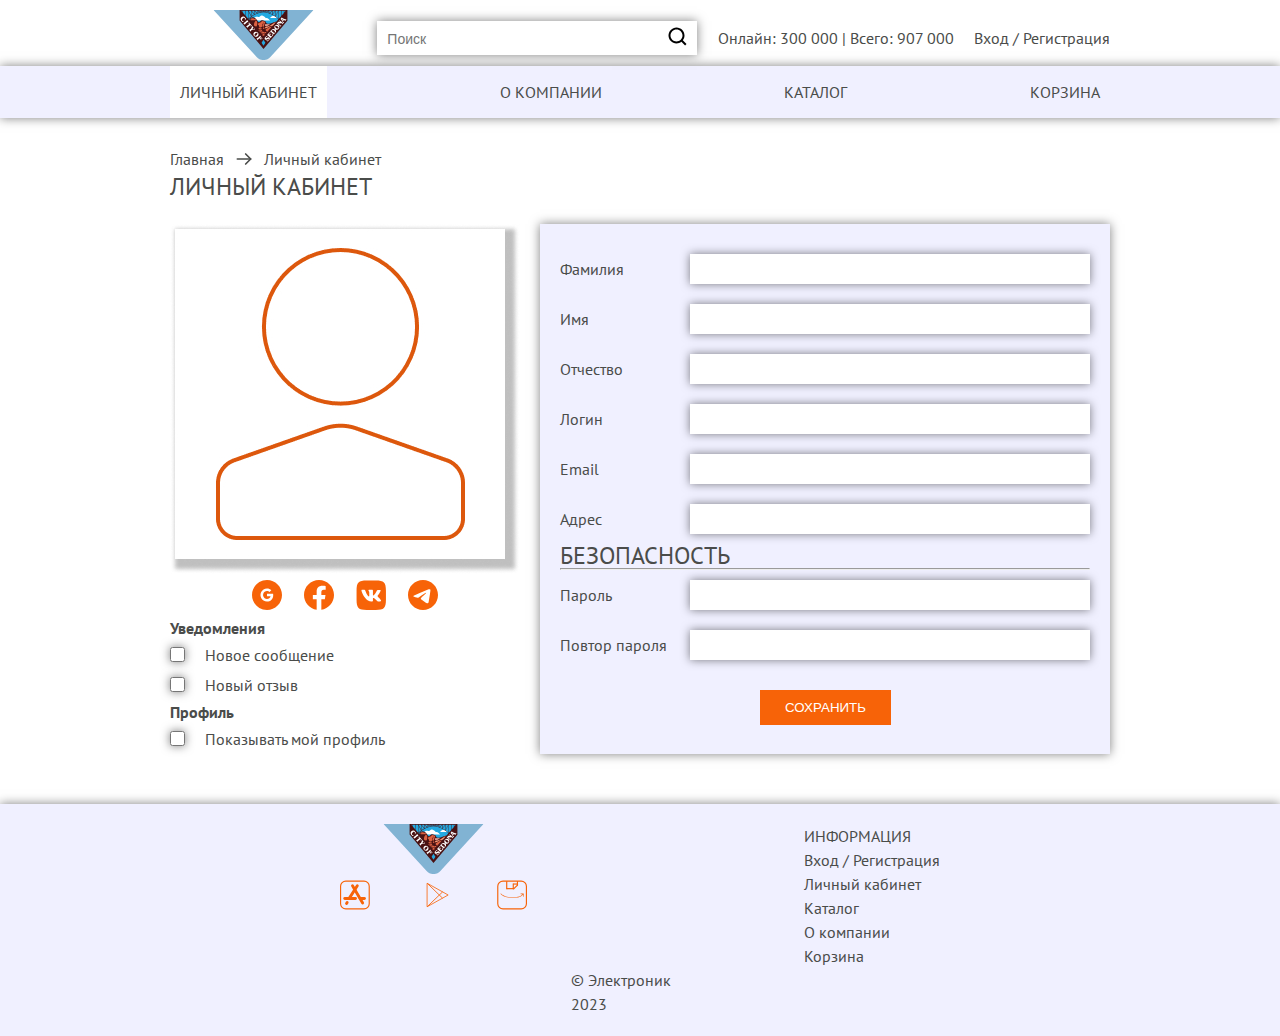
<file: office.html>
<!DOCTYPE html>

<html lang="ru">

<!-- Метаданные -->

<head>
    <meta charset="utf-8">
    <link rel="stylesheet" href="styles/style.css">
    <title>Электроник</title>
</head>

<!-- Контент -->

<body>

    <!-- Шапка -->
    <header class="page-header">
        <div class="header-info">
            <a href="index.html">
                <img alt="Логотип «Электроник»" src="images/logo.svg" width="187" height="50">
            </a>
            <form class="header-info-form box">
                <input type="text" placeholder="Поиск">
                <button class="search" type="submit">
                    <img src="images/search.svg" width="20">
                </button>
            </form>
            <p>Онлайн: 300 000 | Всего: 907 000</p>
            <p>
                <a class="header-link" href="index.html#login"> Вход </a> /
                <a class="header-link" href="index.html#registration">Регистрация</a>
            </p>
        </div>
        <nav class="navigation box">
            <ul class="navigation-list">
                <li class="navigation-item">
                    <a class="navigation-link navigation-link-current">Личный кабинет</a>
                </li>

                <li class="navigation-item">
                    <a class="navigation-link" href="index.html#contacts">О компании</a>
                </li>
                <li class="navigation-item">
                    <a class="navigation-link" href="catalog.html">Каталог</a>
                </li>
                <li class="navigation-item">
                    <a class="navigation-link" href="basket.html">Корзина</a>
                </li>
            </ul>
        </nav>
    </header>


    <!-- Основная часть -->
    <main class="main-container">
        <div class="page-container">

            <header class="catalog-header">
                <ul class="breadcrumbs">
                    <li class="breadcrumbs-item">
                        <a class="breadcrumbs-link breadcrumbs-link-hover" href="index.html">Главная</a>
                    </li>
                    <li>
                        <img src="images/arrow_breadcrumbs.svg" width="20">
                    </li>
                    <li class="breadcrumbs-item">
                        <a class="breadcrumbs-link">Личный кабинет</a>
                    </li>
                </ul>
            </header>

            <section class="office">
                <h2 class="office-title">Личный кабинет</h2>
                <div class="index-columns">
                    <div class="office-content">
                        <img src="images/foto.jpg" width="350">
                        <ul class="icons-enter">
                            <li>
                                <a href="#">
                                    <img src="images/google.svg" width="30" height="30" alt="Google">
                                </a>
                            </li>
                            <li>
                                <a href="#">
                                    <img src="images/facebook.svg" width="30" height="30" alt="Facebook">
                                </a>
                            </li>
                            <li>
                                <a href="#">
                                    <img src="images/vk.svg" width="30" height="30" alt="VK">
                                </a>
                            </li>
                            <li>
                                <a href="#">
                                    <img src="images/telegram.svg" width="30" height="30" alt="Telegram">
                                </a>
                            </li>
                        </ul>
                        <form class="office-form1" action="">
                            <h3>Уведомления</h3>
                            <div class="office-form1-item">
                                <input type="checkbox" name="rules" required="" class="box">
                                <p>Новое сообщение</p>
                            </div>
                            <div class="office-form1-item">
                                <input type="checkbox" name="rules" required="" class="box">
                                <p>Новый отзыв</p>
                            </div>
                            <h3>Профиль</h3>
                            <div class="office-form1-item">
                                <input type="checkbox" name="rules" required="" class="box">
                                <p>Показывать мой профиль</p>
                            </div>
                        </form>
                    </div>
                    <div class="office-content2 box">
                        <form class="office-form2">
                            <div class="flex5">
                                <p>Фамилия</p><input class="box" type="text" name="surname" pattern="[а-яА-ЯёЁ\s\-]+"
                                    required="">
                            </div>
                            <div class="flex5">
                                <p>Имя</p><input class="box" type="text" name="name" pattern="[а-яА-ЯёЁ\s\-]+" required="">
                            </div>
                            <div class="flex5">
                                <p>Отчество</p><input class="box" type="text" name="patronymic" pattern="[а-яА-ЯёЁ\s\-]+">
                            </div>
                            <div class="flex5">
                                <p>Логин</p><input class="box" type="text" name="login" pattern="[a-zA-Z0-9\-]+"
                                    required="">
                            </div>
                            <div class="flex5">
                                <p>Email</p><input class="box" type="email" name="email" required="">
                            </div>
                            <div class="flex5">
                                <p>Адрес</p><input class="box" type="text" name="adres" required="">
                            </div>
                            <h2>Безопасность</h2>
                            <hr>
                            <div class="flex5">
                                <p>Пароль</p><input class="box" type="password" name="password" pattern=".{6,}" required="">
                            </div>
                            <div class="flex5">
                                <p>Повтор пароля</p><input class="box" type="password" name="password_repeat" required="">
                            </div>
                            <button class="office-button">Сохранить</button>
                        </form>
                    </div>
                </div>
            </section>
        </div>
    </main>

    <!-- Подвал -->
    <footer class="page-footer box">
        <div class="page-footer-container">
            <div class="page-footer-info">
                <section class="footer-logo">
                    <div>
                        <a href="index.html">
                            <img alt="Логотип «Электроник»" src="images/logo.svg" width="187" height="50">
                        </a>
                        <p class="icons-download">
                            <img src="images/appstore.svg" width="30" height="30" alt="App Store">
                            <img src="images/googleplay.svg" width="30" height="30" alt="Google Play">
                            <img src="images/appgallery.svg" width="30" height="30" alt="App Gallery">
                        </p>
                    </div>
                </section>
                <section class="footer-menu">
                    <h2 class="footer-menu-title">Информация</h2>
                    <ul class="footer-menu-list">
                        <li class="footer-menu-item">
                            <p>
                                <a class="footer-menu-link" href="index.html#login" class="line"> Вход </a> /
                                <a class="footer-menu-link" href="index.html#registration"> Регистрация </a>
                            </p>
                        </li>
                        <li class="footer-menu-item">
                            <a class="footer-menu-link" href="office.html">Личный кабинет</a>
                        </li>
                        <li class="footer-menu-item">
                            <a class="footer-menu-link" href="catalog.html">Каталог</a>
                        </li>
                        <li class="footer-menu-item">
                            <a class="footer-menu-link" href="index.html#contacts">О компании</a>
                        </li>
                        <li class="footer-menu-item">
                            <a class="footer-menu-link" href="basket.html">Корзина</a>
                        </li>
                    </ul>
                </section>
            </div>
            <p class="copyright">© Электроник 2023</p>
        </div>
    </footer>
</body>

</html>
</file>
<file: styles/styles.css>
/*
* Prefixed by https://autoprefixer.github.io
* PostCSS: v8.4.14,
* Autoprefixer: v10.4.7
* Browsers: > 2%,last 1 version
*/

@font-face {
    font-family: "PT Sans";
    font-style: normal;
    font-weight: 400;
    font-display: swap;
    src: url("../fonts/ptsans-400.woff2") format("woff2");
}

@font-face {
    font-family: "PT Sans";
    font-style: normal;
    font-weight: 700;
    font-display: swap;
    src: url("../fonts/ptsans-700.woff2") format("woff2");
}

.html {
    height: 100%;
}

body {
    display: flex;
    flex-direction: column;
    min-height: 100%;
    margin: 0;
    font-family: "PT Sans", sans-serif;
    font-size: 18px;
    line-height: 21px;
    font-weight: 400;
    font-style: normal;
    color: #333333;
    background-color: #F2F2F2;
}

.container {
    width: 1200px;
    margin: 0 auto;
    background-color: #FFFFFF;
    box-shadow: 0 0 15px 0 #00000033;
}

.visually-hidden {
    position: absolute;
    width: 1px;
    height: 1px;
    margin: -1px;
    border: 0;
    padding: 0;
    white-space: nowrap;
    -webkit-clip-path: inset(100%);
    clip-path: inset(100%);
    clip: rect(0 0 0 0);
    overflow: hidden;
}

.button {
    display: inline-block;
    box-sizing: border-box;
    width: 140px;
    height: 36px;
    padding: 8px 0;
    font-family: inherit;
    font-size: 16px;
    line-height: 20px;
    font-weight: 700;
    text-align: center;
    color: #FFFFFF;
    background-color: #82b3d3;
    border: none;
    border-radius: 4px;
    text-decoration: none;
    text-transform: uppercase;
    cursor: pointer;
}

.button:not(:disabled):hover,
.button:not(:disabled):focus {
    background-color: #68a2ca;
}

.button:not(:disabled):active {
    color: #FFFFFF4D;
    background-color: #82b3d3;
}

.button:disabled {
    background-color: #e5e5e5;
}

.button-brown {
    background-color: #756157;
}

.button-brown:not(:disabled):hover,
.button-brown:not(:disabled):focus {
    background-color: #615048;
}

.button-brown:not(:disabled):active {
    background-color: #756157;
}

.button-green {
    background-color: #7DB54F;
}

.button-green:not(:disabled):hover,
.button-green:not(:disabled):focus {
    background-color: #6C9E42;
}

.button-green:not(:disabled):active {
    background-color: #7DB54F;
}

.button-transparent {
    background-color: transparent;
}

.button-transparent:not(:disabled):hover {
    opacity: 0.6;
    background-color: transparent;
}

.button-transparent:not(:disabled):focus {
    background-color: transparent;
}

.button-transparent:not(:disabled):active {
    opacity: 0.3;
    background-color: transparent;
}

.button-transparent:disabled {
    opacity: 0.1;
    background-color: transparent;
}

/*Шапка*/
.page-header {
    position: relative;
    padding: 0 70px;
    display: flex;
    color: #000000;
}

.header-logo-link {
    margin-bottom: -6px;
    margin-right: 28px;
}

.header-logo-img {
    display: block;
    width: 140px;
}

.navigation-list {
    display: flex;
    flex-wrap: wrap;
    width: 548px;
    margin: 0;
    padding: 0;
    list-style-type: none;
}

.navigation-item {
    position: relative;
    padding: 0 16px;
}

.navigation-link {
    position: relative;
    display: block;
    padding: 20px 0;
    font-family: "PT Sans", sans-serif;
    font-size: 20px;
    line-height: 24px;
    font-weight: 700;
    text-align: center;
    color: #000000;
    text-decoration: none;
}

.navigation-link-hover::before {
    content: "";
    position: absolute;
    display: block;
    width: 100%;
    height: 2px;
    bottom: -1px;
    background-color: #756257;
    -webkit-transform: scaleX(0);
    transform: scaleX(0);
    transition: -webkit-transform 0.3s ease;
    transition: transform 0.3s ease;
    transition: transform 0.3s ease, -webkit-transform 0.3s ease;
}

.navigation-link-hover:hover::before {
    -webkit-transform: scaleX(1);
    transform: scaleX(1);
}

.navigation-link-current::after {
    content: "";
    position: absolute;
    display: block;
    width: 100%;
    height: 2px;
    bottom: -1px;
    background-color: #756257;
    -webkit-transform: scaleX(1);
    transform: scaleX(1);
}

.user-navigation-list {
    width: auto;
    margin-left: auto;
    max-width: 312px;
}

.user-navigation-item {
    position: relative;
}

.user-link {
    position: relative;
    display: block;
    padding: 22px 12px 17px;
    font-family: "PT Sans", sans-serif;
    font-size: 20px;
    line-height: 24px;
    font-weight: 700;
    text-align: center;
    color: #000000;
    text-decoration: none;
    min-width: 20px;
    min-height: 20px;
}

.favorites-counter {
    position: absolute;
    display: inline-block;
    box-sizing: border-box;
    top: 11px;
    right: 4px;
    padding: 5px;
    width: 20px;
    height: 20px;
    font-size: 10px;
    line-height: 10px;
    font-weight: 400;
    text-align: center;
    border-radius: 10px;
    color: #FFFFFF;
    background-color: #7DB54F;
}

.header-button {
    width: 160px;
    margin: 14px 0 14px 20px;
}

/*Основное содержание*/
.main-container {
    flex-grow: 1;
}

/*Блок герой*/
.hero {
    min-height: 485px;
    color: #333333;
    background-color: #83B3D333;
    background-image: url("../images/divider.svg"), url("../images/hero-background.jpg");
    background-size: 100% auto, cover;
    background-repeat: no-repeat;
    background-position: left bottom -1px, left top;
}

.hero-img {
    display: block;
    margin: 0 auto;
    padding: 51px 0 82px;
}

/*Блок преимуществ*/
.advantages-subtitle {
    margin: 69px 290px 25px;
    padding: 0;
    color: #000000;
    font-size: 30px;
    line-height: 36px;
    font-weight: 700;
    text-transform: uppercase;
    text-align: center;
}

.advantages-subtitle-description {
    margin: 0;
    padding: 0;
    margin-bottom: 90px;
    font-size: 22px;
    line-height: 26px;
    text-align: center;
}

.advantages-list {
    margin: 0;
    padding: 0;
    display: flex;
    flex-flow: wrap;
    justify-content: space-between;
    list-style: none;
}

.advantages-item {
    width: 400px;
    height: 385px;
}

.advantages-item-img {
    width: 800px;
    height: 385px;
}

.advantages-item-wide-dark {
    background-color: #82B3D3;
    display: flex;
    justify-content: space-between;
    width: 1200px;
}

.advantages-item-wide-light {
    background: #83B3D31F;
}

.advantages-item-wide-medium {
    background: #83B3D333;
}

.advantages-item-reverse {
    flex-direction: row-reverse;
}

.advantages-item-text {
    width: 230px;
    height: auto;
    margin: 102px auto;
}

.item-text {
    width: 230px;
    height: auto;
    margin: 112px auto;
}

.advantages-item-title {
    width: 175px;
    padding: 0;
    margin: 0 auto;
    margin-bottom: 30px;
    color: #000000;
    font-size: 24px;
    line-height: 28px;
    text-align: center;
    text-transform: uppercase;
}

.advantages-item-description {
    padding: 0;
    margin: 0;
    text-align: center;
}

.advantages-item-description::before {
    content: "";
    display: block;
    width: 60px;
    height: 2px;
    margin: auto;
    margin-bottom: 30px;
    background-color: #0000004D;
    opacity: 0.3;
}

.advantages-item-wide-dark .advantages-item-title {
    color: #FFFFFF;
    text-align: center;
}

.advantages-item-wide-dark .advantages-item-description {
    color: #FFFFFF;
    text-align: center;
}

.advantages-item-wide-dark .advantages-item-description::before {
    background-color: #FFFFFF4D;
}

/*Инфраструктура*/
.infrastructure-subtitle {
    padding: 0;
    width: 505px;
    margin: 64px auto 20px;
    color: #000000;
    font-size: 30px;
    line-height: 36px;
    font-weight: 700;
    text-align: center;
    text-transform: uppercase;
}

.infrastructure-subtitle-description {
    padding: 0;
    margin: 0;
    margin-bottom: 64px;
    font-size: 22px;
    line-height: 26px;
    text-align: center;
}

.infrastructure-list {
    margin: 0;
    padding: 0;
    display: flex;
    justify-content: space-between;
    list-style: none;
}

.infrastructure-item {
    background: #83B3D31F;
    width: 400px;
}

.infrastructure-item-background-none {
    background: none;
}

.infrastructure-item-text {
    width: 230px;
    margin: 81px auto;
}

.infrastructure-icon::before {
    content: " ";
    display: block;
    width: 75px;
    height: 72px;
    margin: 0 auto;
    margin-bottom: 30px;
    background-size: contain;
    background-repeat: no-repeat;
    background-position: center;
}

.infrastructure-icon-house::before {
    background-image: url("../images/advantage-icon-house.svg");
}

.infrastructure-icon-food::before {
    background-image: url("../images/advantage-icon-food.svg");
}

.infrastructure-icon-gift::before {
    background-image: url("../images/advantage-icon-gift.svg");
}

.infrastructure-item-title {
    padding: 0;
    margin: 0;
    margin-bottom: 30px;
    color: #000000;
    font-size: 24px;
    line-height: 28px;
    text-align: center;
    text-transform: uppercase;
}

.infrastructure-item-description {
    padding: 0;
    margin: 0;
    text-align: center;
}

/*Блок поиска*/
.search {
    text-align: center;
    margin: 96px 304px;
}

.search-subtitle {
    padding: 0;
    margin: 0;
    color: #000000;
    margin-bottom: 20px;
    font-size: 30px;
    line-height: 36px;
    font-weight: 700;
    text-transform: uppercase;
}

.search-description {
    padding: 0;
    margin: 0;
    margin-bottom: 54px;
    font-size: 22px;
    line-height: 26px;
}

.search-button {
    width: 376px;
    height: 52px;
    font-size: 20px;
    line-height: 36px;
}

/*Блок подписки на рассылку*/
.subscribe {
    text-align: center;
    padding: 96px 258px 104px;
}

.subscribe-theme-custom {
    color: #FFFFFF;
    background-color: #83B3D333;
    background-image: url("../images/subscribe-background.jpg");
    background-size: cover;
    background-repeat: no-repeat;
}

.subscribe-subtitle {
    margin: 0;
    padding: 0;
    margin-bottom: 20px;
    color: #000000;
    font-size: 30px;
    line-height: 36px;
    font-weight: 700;
    text-transform: uppercase;
}

.subscribe-description {
    width: 475px;
    margin: 0 auto;
    font-size: 22px;
    line-height: 26px;
    margin-bottom: 55px;
}

.subscribe-theme-custom .subscribe-subtitle {
    color: #FFFFFF;
}

.subscribe-theme-custom .subscribe-description {
    color: #FFFFFF;
}

.subscribe-form {
    display: flex;
    align-items: center;
    justify-content: center;
}

.subscribe-form-name {
    margin: 0;
    padding: 0;
}

.subscribe-form-name input {
    color: #000000;
    background-color: #F2F2F2;
    font-family: inherit;
    border: none;
    width: 412px;
    margin: 0;
    padding: 14px 20px;
    font-size: 18px;
    line-height: 24px;
    border-radius: 4px 0 0 4px;
}

.subscribe-theme-custom .subscribe-form-name input {
    background-color: #FFFFFF;
}

.subscribe-button {
    width: 232px;
    height: 52px;
    border-radius: 0 4px 4px 0;
    font-size: 20px;
    line-height: 36px;
}

/*Фильтры*/
.main-inner-content {
    color: #FFFFFF;
    background-color: #756157;
    background-image: url("../images/main-inner-background.jpg");
    background-size: cover;
    background-repeat: no-repeat;
    padding: 35px 70px 55px 70px;
}

.inner-header-title {
    margin: 0;
    padding: 0;
    font-size: 60px;
    line-height: 78px;
    font-weight: 700;
}

.breadcrumbs {
    display: flex;
    margin: 0;
    margin-top: 8px;
    padding: 0;
    gap: 10px;
    list-style: none;
}

.breadcrumbs-link,
.breadcrumbs-link:focus {
    color: #FFFFFF;
    font-size: 16px;
    line-height: 21px;
    text-decoration: none;
    text-align: center;
}

.breadcrumbs-link:hover {
    color: #FFFFFF99;
}

.breadcrumbs-link:active {
    color: #FFFFFF4D;
}

.breadcrumbs-home,
.breadcrumbs-home:focus {
    fill: #FFFFFF;
}

.breadcrumbs-home:hover {
    fill: #FFFFFF99;
}

.breadcrumbs-home:active {
    fill: #FFFFFF4D;
}

.breadcrumbs-arrow {
    content: " ";
    display: inline-block;
    width: 8px;
    height: 21px;
    background-image: url(../images/breadcrumbs.svg);
    background-size: contain;
    background-repeat: no-repeat;
}

.filters {
    margin-top: 40px;
}

.catalog-filter {
    display: flex;
    justify-content: space-between;
    align-items: start;
    gap: 70px;
}

.catalog-filter-group {
    display: flex;
    flex-direction: column;
    flex-shrink: 1;
    margin: 0;
    padding: 0;
    border: none;
}

.catalog-filter-group:nth-child(3) {
    margin-left: auto;
}

.catalog-filter-title {
    margin-bottom: 32px;
    font-size: 20px;
    line-height: 24px;
    font-weight: 700;
}

.catalog-filter-list {
    display: -ms-grid;
    display: grid;
    row-gap: 16px;
    margin: 0;
    padding: 0;
    list-style: none;
}

.control {
    display: -ms-grid;
    display: grid;
    justify-content: start;
    -ms-grid-columns: -webkit-min-content 16px minmax(115px, 1fr);
    -ms-grid-columns: min-content 16px minmax(115px, 1fr);
    grid-template-columns: -webkit-min-content minmax(115px, 1fr);
    grid-template-columns: min-content minmax(115px, 1fr);
    -webkit-column-gap: 16px;
    -moz-column-gap: 16px;
    column-gap: 16px;
    transition: opacity 0.3s, outline 0.3s;
    cursor: pointer;
}

.control-mark {
    position: relative;
    top: 1px;
    width: 20px;
    height: 20px;
    background-color: #FFFFFF;
    border-radius: 4px;
}

.control:hover {
    opacity: 0.6;
}

.control-input:focus-visible + .control-mark {
    outline: 3px solid #82b3d3;
}

.control:active {
    opacity: 0.3;
}

.control-input:disabled + .control-mark {
    opacity: 0.3;
}

.control-input[type="checkbox"]:checked + .control-mark::before {
    position: absolute;
    top: 5px;
    left: 4px;
    width: 13px;
    height: 11px;
    background-image: url("../images/check-mark.svg");
    content: "";
}

.control-input[type="radio"] + .control-mark {
    border-radius: 50%;
}

.control-input[type="radio"]:checked + .control-mark::before {
    position: absolute;
    top: 5px;
    left: 5px;
    width: 10px;
    height: 10px;
    background-color: #3f5e72;
    border-radius: 50%;
    content: "";
}

.control-label {
    line-height: 23px;
}

.range-wrapp-field {
    display: flex;
    margin-top: -1px;
    gap: 2px;
    margin-bottom: 36px;
}

.label-price {
    position: relative;
    color: #969595;
}

.label-price-text {
    position: absolute;
    top: 50%;
    -webkit-transform: translatey(-50%);
    transform: translatey(-50%);
    right: 20px;
    max-width: 50px;
    height: 24px;
    text-align: end;
}

.min-max-price {
    max-width: 103px;
    padding: 12px 20px;
    border: none;
    font-family: "PT Sans", sans-serif;
    color: #000000;
    font-size: 18px;
    line-height: 24px;
    font-weight: 700;
    font-style: normal;
    background-color: #F2F2F2;
}

.min-max-price:hover {
    border: none;
    background-color: #E6E6E6;
}

.min-price {
    border-radius: 5px 0 0 5px;
}

.max-price {
    border-radius: 0 5px 5px 0;
}

.range-scale {
    position: relative;
    width: 100%;
    height: 20px;
    margin-bottom: 15px;
}

.range-scale::before {
    content: "";
    position: absolute;
    top: 50%;
    -webkit-transform: translateY(-50%);
    transform: translateY(-50%);
    display: block;
    width: 100%;
    height: 4px;
    background-color: rgba(255, 255, 255, 0.3);
}

.range-bar {
    position: absolute;
    top: 50%;
    -webkit-transform: translateY(-50%);
    transform: translateY(-50%);
    left: 0;
    width: 226px;
    height: 4px;
    background-color: #ffffff;
}

.range-toggle {
    display: block;
    position: absolute;
    width: 20px;
    height: 20px;
    border-radius: 5px;
    background-color: #ffffff;
    border: none;
}

.range-toggle:disabled {
    background-color: #e5e5e5;
}

.range-toggle:not(:disabled):hover {
    cursor: pointer;
}

.range-toggle:not(:disabled):active {
    border: 2px solid #82b3d3;
}

.toggle-min {
    top: -8px;
    left: 0;
}

.toggle-max {
    top: -8px;
    right: 0;
}


.filter-button {
    width: 191px;
}

.submit-button {
    margin-top: 56px;
    margin-bottom: 32px;
}

/*Каталог*/
.catalog {
    margin: 50px 70px 60px;
}

.catalog-sorting {
    display: flex;
    align-items: center;
    margin-bottom: 40px;
}

.catalog-title {
    margin: 0;
    padding: 0;
    width: 338px;
    color: #000000;
    font-size: 30px;
    line-height: 36px;
    font-weight: 700;
    text-transform: uppercase;
}

.select-control {
    -webkit-appearance: none;
    -moz-appearance: none;
    appearance: none;
    box-sizing: border-box;
    min-width: 292px;
    max-height: 48px;
    margin-left: auto;
    margin-right: 70px;
    padding: 12px 45px 12px 20px;
    font-family: inherit;
    font-size: 18px;
    line-height: 21px;
    color: #333333;
    background-color: #ffffff;
    border: 2px solid #e5e5e5;
    border-radius: 4px;
    background-image: url("../images/arrow-sorting.svg");
    background-repeat: no-repeat;
    background-position: right 20px center;
}

.select-control:not(:disabled):hover {
    cursor: pointer;
    border: 2px solid #68A2CA;
}

.select-control:disabled {
    opacity: 0.3;
}

.card-view-buttons {
    margin: 0;
    padding: 0;
    list-style: none;

    width: 160px;

    display: flex;
    flex-wrap: wrap;
    gap: 8px;
}

.card-button {
    padding: 0;

    width: 48px;
    height: 48px;
    display: flex;
    justify-content: center;
    align-items: center;
    background-color: #ffffff;
    border: 2px solid #e5e5e5;
    border-radius: 4px;

    background-size: 16px 14px;
    background-repeat: no-repeat;
    background-position: center;
}

.card-btn-tiles {
    background-image: url("../images/view-icon-tiles.svg");
}

.card-btn-cards {
    background-image: url("../images/view-icon-cards.svg");
}

.card-btn-list {
    background-image: url("../images/view-icon-list.svg");
}

.card-button:not(:disabled):hover {
    border: 2px solid #000000;
}

.card-button:not(:disabled):active {
    border: 2px solid #68a2ca;
}

.card-selected {
    border-color: #000000;
}

/*Карточки товара*/
.product-list {
    margin: 0;
    padding: 0;
    display: -ms-grid;
    display: grid;
    -ms-grid-columns: 1fr 20px 1fr 20px 1fr;
    grid-template-columns: repeat(3, 1fr);
    gap: 20px;
    list-style: none;
}

.product-card {
    display: -ms-grid;
    display: grid;
    -ms-grid-columns: 140px 20px 140px;
    grid-template-columns: repeat(2, 140px);
    gap: 17px 20px;
    box-shadow: 0 0 0 1px #e6e6e6;
    padding: 20px;
    border-radius: 4px;
}

.product-card-link {
    text-decoration: none;
    grid-column: 1 / -1;
}

.product-card-image {
    margin: 0;
    padding: 0;
    margin-bottom: 10px;
}

.product-card-title,
.product-card-type,
.product-card-price {
    margin: 0;
    padding: 0;
}

.product-card-price {
    -ms-grid-column-align: end;
    justify-self: end;
}

.product-card-title {
    color: #000000;
    font-size: 24px;
    line-height: 28px;
    font-weight: 700;
    grid-column: 1 / -1;
}

.product-card-button {
    padding: 8px 26px;
}

.product-card-stars {
    width: 120px;
    margin-top: 10px;
    height: 17px;
}

.product-card-stars-2 {
    width: 40px;
}

.product-card-stars-3 {
    width: 63px;
}

.product-card-stars-4 {
    width: 87px;
}

.product-card-stars::before {
    content: " ";
    display: block;
    height: 17px;
    background-image: url(../images/card-star.svg);
    background-repeat: space no-repeat;
    background-size: contain;
}

.product-card-rating {
    display: block;
    width: 140px;
    margin: 0;
    padding: 8px 0;
    font-size: 16px;
    line-height: 20px;
    border-radius: 4px;
    background-color: #F2F2F2;
    text-align: center;
    text-transform: uppercase;
}

/*Пагинация*/
.pagination-list {
    display: flex;
    margin: 0;
    padding: 0;
    margin-top: 40px;
    padding-top: 40px;
    gap: 8px;
    list-style: none;
}

.pagination-list {
    border-top: 1px solid #E6E6E6;
}

.pagination-link {
    display: flex;
    box-sizing: border-box;
    width: 60px;
    height: 60px;
    padding: 12px 18px;
    font-size: 20px;
    line-height: 36px;
    font-weight: 700;
    color: #FFFFFF;
    background-color: #82B3D3;
    align-items: center;
    justify-content: center;
    text-decoration: none;
    border-radius: 4px;
}

.pagination-hidden {
    color: #000000;
    background: none;
    font-size: 22px;
    line-height: 26px;
    font-weight: 400;
}

.pagination-current {
    color: #000000;
    background-color: #F2F2F2;
}

.pagination-link-action:hover {
    background-color: #68A2CA;
}

.pagination-link-action:focus {
    background-color: #68A2CA;
}

.pagination-link-action:active {
    color: #FFFFFF4D;
    background-color: #82B3D3;
}

/*Подвал*/
.page-footer {
    padding: 45px 70px 34px;
    display: flex;
    align-items: center;
    justify-content: space-between;
}

.social-list {
    margin: 0;
    padding: 0;
    color: #000000;
    width: 142px;
    height: 40px;
    display: flex;
    list-style: none;
    justify-content: space-between;
    align-items: center;
}

.social-item {
    width: 47px;
    text-align: center;
}

.social-item-link {
    color: inherit;
    font-size: 20px;
    font-weight: 700;
    line-height: 24px;
    text-decoration: none;
    text-align: center;
}

.social-item-link-icon {
    fill: #83B3D3;
}

.social-item-link:hover svg,
.social-item-link:focus svg {
    fill: #68A2CA;
}

.social-item-link:active svg {
    fill: #68A2CA4D;
}

.footer-phone {
    color: #000000;
    font-size: 40px;
    line-height: 40px;
    text-decoration: none;
    text-align: center;
}

.footer-phone:hover,
.footer-phone:focus {
    color: #756157;
}

.footer-phone:active {
    color: #7561574D;
}

.htmlacademy-link-img {
    fill: #000000;
}

.htmlacademy-link:hover svg,
.htmlacademy-link:focus svg {
    fill: #756157;
}

.htmlacademy-link:active svg {
    fill: #7561574D;
}

/*Модальное окно*/
.modal-container {
    position: fixed;
    top: 0;
    left: 0;
    display: flex;
    width: 100%;
    height: 100%;
    background-color: #F2F2F2CC;
}

.modal-container-close {
    display: none;
}

.modal {
    position: relative;
    margin: auto;
    padding: 64px 70px;
    background-color: #FFFFFF;
    border-radius: 30px;
    box-shadow: 0 25px 50px 0 #00000026;
}

.modal-search {
    max-width: 577px;
    position: relative;
}

.modal-close-button {
    position: absolute;
    padding: 0;
    top: 64px;
    right: 52px;
    width: 52px;
    height: 52px;
    background-color: #F2F2F2;
    border: none;
    border-radius: 50%;
    background-image: url("../images/close.svg");
    background-repeat: no-repeat;
    background-position: center;
}

.modal-close-button:hover {
    cursor: pointer;
    background-color: #e6e6e6;
}

.modal-close-button:active {
    opacity: 0.3;
    background-color: #868686;
}

.modal-title {
    max-width: 513px;
    margin: 0;
    margin-bottom: 46px;
    font-family: "PT Sans", sans-serif;
    font-size: 30px;
    line-height: 36px;
    font-weight: 700;
    color: #000000;
    text-transform: uppercase;
}

.modal-form {
    display: -ms-grid;
    display: grid;
    row-gap: 11px;
}

.modal-form-date {
    display: flex;
    justify-content: space-between;
    align-items: center;
    position: relative;
}

.visitors-input-wrapper {
    display: flex;
    margin-top: 20px;
    align-items: center;
}

.modal-label {
    display: flex;
    align-items: center;
    color: #000000;
    font-size: 20px;
    line-height: 24px;
    font-weight: 700;
    text-transform: capitalize;
}

.modal-input {
    margin: 0;
    padding: 0;
    border: 0;
    background-color: #F2F2F2;
    font-family: inherit;
    font-size: 18px;
    line-height: 1.33;
    font-weight: 700;
    box-sizing: border-box;
    cursor: pointer;
}

.modal-input-count {
    margin: 0;
    padding: 5px;
    border: 0;
    background-color: #F2F2F2;
    font-family: inherit;
    font-size: 18px;
    line-height: 1.33;
    font-weight: 700;
    box-sizing: border-box;
    cursor: pointer;
    width: 31px;
    height: 100%;
    text-align: center;
}

.modal-input-count::-webkit-outer-spin-button,
.modal-input-count::-webkit-inner-spin-button {
    -webkit-appearance: none;
    appearance: none;
    margin: 0;
}

.modal-input-date {
    width: 440px;
    padding: 12px 20px;
    background-image: url("../images/calendar.svg");
    background-repeat: no-repeat;
    background-position: center right 20px;
    background-size: 20px 20px;
    border: none;
    border-radius: 4px;
}

.modal-form-adults {
    display: flex;
}

.modal-label-adults {
    margin-right: 46px;
}

.count-control-wrapper {
    display: -ms-grid;
    display: grid;
    width: 111px;
    height: 48px;
    -ms-grid-columns: 40px 31px 40px;
    grid-template-columns: 40px 31px 40px;
    place-items: center;
}

.count-control-wrapper-children {
    margin-left: 82px;
}

.guests-count-control {
    width: 40px;
    height: 100%;
    padding: 0;
    border: none;
    background-color: #F2F2F2;
    cursor: pointer;
}

.adults-count-control-down,
.childrens-count-control-down {
    border-radius: 4px 0 0 4px;
}

.adults-count-control-up,
.childrens-count-control-up {
    border-radius: 0 4px 4px 0;
}

.guests-count-control-icon {
    width: 20px;
    height: 20px;
    border-radius: 4px;
    opacity: 0.3;
}

.guests-count-control:hover .guests-count-control-icon {
    opacity: 1;
    fill: #000000;
}

.guests-count-control:focus-visible {
    outline: none;
}

.guests-count-control:focus-visible .guests-count-control-icon {
    opacity: 1;
    fill: #000000;
    outline: 3px solid #82b3d3;
}

.modal-input:hover {
    background-color: #e6e6e6;
}

.modal-input:focus {
    outline: 3px solid #83b3d3;
    background-color: #e6e6e6;
}

.modal-form-childrens {
    margin-left: auto;
}

.button-modal-submit {
    background-color: #83b3d3;
    height: 60px;
    border-radius: 10px;
    width: 577px;
    cursor: pointer;
    box-sizing: border-box;
}

.button-modal-submit:hover,
.button-modal-submit:focus-visible {
    background-color: #68a2ca;
}

.button-modal-submit:active {
    color: rgba(255, 255, 255, 0.3);
}

.warning {
    position: absolute;
    top: 52px;
    left: 157px;
    color: #ff5757;
    font-size: 16px;
    line-height: 1.31;
}

/* .warning-close {
    display: none;
  } */

.message {
    position: absolute;
    top: 54px;
    left: 157px;
    font-size: 16px;
    line-height: 1.31;
}

/*.message-close {
    display: none;
} */

.tooltip {
    position: absolute;
    margin-top: 1px;
    margin-left: 59px;
    width: 26px;
    height: 26px;
}

.tooltip-toggle {
    border: none;
    border-radius: 50%;
    background-color: #83B3D3;
    padding: 3px;
    margin: 0;
    display: block;
}

.tooltip-icon {
    width: 100%;
    height: 100%;
    display: block;
}

.tooltip-toggle:hover .tooltip-icon {
    color: #68a2ca;
}

.tooltip-text {
    font-family: "PT Sans", sans-serif;
    background-color: #333333;
    color: #FFFFFF;
    font-size: 16px;
    line-height: 20px;
    font-weight: 400;
    text-transform: none;
    padding: 20px 18px 18px 22px;
    border-radius: 10px;
    width: 216px;
    position: absolute;
    top: 160%;
    left: 50%;
    z-index: 1;
    -webkit-transform: translateX(-50%);
    transform: translateX(-50%);
    display: none;
    box-shadow: 0 15px 30px 0 #0000004D;
}

.tooltip-toggle:hover + .tooltip-text,
.tooltip-toggle:focus + .tooltip-text {
    display: block;
}

.tooltip-text:after {
    content: '';
    background-image: url("../images/tooltip-arrow.svg");
    width: 19px;
    height: 9px;
    position: absolute;
    bottom: 100%;
    left: 0;
    right: 0;
    margin-left: auto;
    margin-right: auto;
}

.modal-button {
    width: 577px;
    height: 60px;
    padding: 18px 0;
    margin-top: 36px;
    background-color: #68A2CA;
    font-size: 20px;
    line-height: 24px;
    border-radius: 10px;
}
</file>
<file: styles/style.css>
@font-face {
    font-family: "PT Sans";
    font-style: normal;
    font-weight: 400;
    src: url("../fonts/pt-sans-regular.ttf");
    font-display: swap;
}

@font-face {
    font-family: "PT Sans";
    font-style: normal;
    font-weight: 700;
    src: url("../fonts/pt-sans-bold.ttf");
    font-display: swap;
}

* {
    margin: 0;
    padding: 0;
}

html {
    height: 100%;
}

body {
    min-width: 1020px;
    display: flex;
    flex-direction: column;
    min-height: 100%;
    margin: 0;
    font-family: "PT Sans", sans-serif;
    font-size: 16px;
    line-height: 24px;
    color: #4A4C4A;
    background-color: #ffffff;
}

a {
    color: #4A4C4A;
    text-decoration: none;
}

ul {
    list-style-type: none;
}

h2 {
    font-weight: 400;
    text-transform: uppercase;
}

.visually-hidden {
    position: absolute;
    width: 1px;
    height: 1px;
    margin: -1px;
    padding: 0;
    border: 0;
    clip: rect(0 0 0 0);
    overflow: hidden;
}

.header-info {
    display: flex;
    width: 940px;
    align-items: center;
    justify-content: space-between;
    margin: 0 auto;
    margin-top: 10px;
    padding: 0;
}

header form {
    position: relative;
    width: 300px;
    background-color: #ffffff;
    padding: 5px 10px;
}

.header-link:hover {
    color: #F76308;
}

input {
    width: 100%;
    height: 20px;
    background: #ffffff;
    font-size: 14px;
    border: none;
}

button {
    position: absolute;
    right: 10px;
    background: #ffffff;
    border: none;
}

.box {
    box-shadow: 0 0 10px rgba(0, 0, 0, 50%);
}

.navigation {
    display: flex;
    width: 100%;
    background-color: #F0F0FF;
    margin-bottom: 25px;
}

.navigation-list {
    display: flex;
    align-items: center;
    justify-content: space-between;
    flex-wrap: wrap;
    width: 940px;
    margin: 0 auto;
    padding: 0;

}

.navigation-item {
    position: relative;
}

.navigation-link {
    position: relative;
    display: block;
    padding: 15px 10px;
    line-height: 22px;
    text-align: center;
    background-color: #F0F0FF;
    text-transform: uppercase;
}

.navigation-link:hover {
    background-color: #ffffff;
    color: #F76308;
}

.page-container {
    width: 940px;
    margin: 0 auto;
}

.index-columns {
    display: flex;
    justify-content: space-between;
    padding: 25px 0;
    position: relative;
}

.catalog-menu {
    width: 350px;
}

.catalog-menu-title {
    padding: 20px;
    background-color: #F0F0FF;
}

.catalog-menu-link {
    display: flex;
    justify-content: space-between;
    padding: 15px 20px;
}

.catalog-menu-link:hover {
    background-color: #F76308;
    color: #ffffff;
}

.promo {
    width: 570px;
    line-height: 30px;
}

.promo-text {
    font-weight: 700;
    font-size: 20px;
    text-transform: uppercase;
}

.promo-title {
    color: #F76308;
    text-transform: uppercase;
}

.promo-text2 {
    font-size: 20px;
    text-transform: uppercase;
}

.promo-fon {
    padding: 150px 50px 100px 50px;
    background-image: url(../images/promofon.jpg);
    background-repeat: no-repeat;
}

.registration {
    width: 380px;
    padding: 20px 40px;
    background-color: #F0F0FF;
}

.registration-title {
    width: 152px;
    margin: 0 auto;
    margin-bottom: 20px;
}

.login {
    width: 380px;
    padding: 20px 40px;
    background-color: #F0F0FF;
}

.login-title {
    width: 60px;
    margin: 0 auto;
    margin-bottom: 20px;
}

.registration-and-login input {
    width: 250px;
    height: 30px;
    background-color: #ffffff;
    border: none;
    margin: 10px 0;
}

input[type=checkbox] {
    width: 15px;
    height: 15px;
}

.icons-enter {
    display: flex;
    width: 187px;
    justify-content: space-between;
    margin: 0 auto;
}

.button {
    background-color: #F76308;
    width: 165px;
    padding: 10px 25px;
    margin: 10px auto;
    text-transform: uppercase;
}

.button:hover {
    background-color: #f76408c1;
}

.button a {
    color: #ffffff;
}

.button-login {
    width: 50px;
}

.flex5 {
    display: flex;
    align-items: center;
    justify-content: space-between;
}

.flex6 {
    display: flex;
    align-items: center;
    justify-content: center;
    gap: 20px;
}

.contacts {
    margin: 25px 0;
    padding: 20px 40px;
    background-color: #F0F0FF;
}

.contacts-container {
    width: 940px;
    margin: 0 auto;
}

.contacts-title {
    width: 152px;
    margin: 0 auto;
}

.contacts-content {
    display: flex;
    justify-content: space-between;
    margin: 0 auto;
    padding: 20px 0;
    line-height: 25px;
}

.flex2 {
    display: flex;
    align-items: center;
    gap: 10px;

}

/* Footer */
.page-footer {
    font-size: 16px;
    margin-top: 25px;
    font-weight: 400;
    background-color: #F0F0FF;
}

.page-footer-container {
    width: 940px;
    margin: 0 auto;
    padding: 20px 0;
}

.page-footer-info {
    display: flex;
    width: 600px;
    justify-content: space-between;
    margin: 0 auto;

}

.footer-menu-link:hover {
    color: #F76308;
}

.icons-download {
    display: flex;
    width: 187px;
    justify-content: space-between;
}

.footer-menu-title {
    font-size: 16px;
    text-transform: uppercase;
}

.copyright {
    width: 138px;
    margin: 0 auto;
}

.breadcrumbs-link-hover:hover {
    color: #F76308;
}

.breadcrumbs {
    display: flex;
    align-items: center;
    gap: 10px;
}

.breadcrumbs img {
    padding-top: 6px;
}

.catalog {
    width: 570px;
}

.product-list {
    display: flex;
    justify-content: space-between;
}

.product-card {
    width: 177px;
    height: 358px;
    background-color: #F0F0FF;
    margin-bottom: 20px;
}

.product-card-content {
    padding: 5px 20px;
    display: flex;
    flex-direction: column;
    align-items: center;
    height: 176px;
    justify-content: space-between;
}


h3 {
    font-size: 16px;
}

.product-card-button {
    position: relative;
    background-color: #F76308;
    padding: 10px 25px;
    right: 0;
    text-transform: uppercase;
    color: #ffffff;
}

.product-card-button:hover {
    background-color: #f76408c1;
}

.pagination-container {
    padding: 16px;
    background-color: #ffffff;
}

.pagination {
    display: flex;
    justify-content: space-between;
    flex-wrap: wrap;
}

.pagination-item {
    margin-bottom: 5px;
}

.pagination-link {
    display: block;
    box-sizing: border-box;
    min-width: 50px;
    min-height: 44px;
    padding: 14px 20px;
    line-height: 16px;
    font-weight: 700;
    color: #4A4C4A;
    background-color: #F0F0FF;
    text-decoration: none;
}

.pagination-link:hover {
    background-color: #F76308;
}

.pagination-link:focus,
.pagination-link:active {
    background-color: #963d06;
}

.pagination-current {
    color: #242424;
    background-color: #ffffff;
}

.navigation-link-current {
    background-color: #ffffff;
}

.pagination-prev {
    background-image: url("../images/arrow-left.svg");
    background-position: 20px center;
    background-size: 16px 16px;
    background-repeat: no-repeat;
    padding-left: 40px;
    padding-right: 18px;
}

.pagination-next {
    background-image: url("../images/arrow-right.svg");
    background-position: 20px center;
    background-size: 16px 16px;
    background-repeat: no-repeat;
    padding-left: 40px;
    padding-right: 18px;
}

.pagination-disabled {
    background-color: #4a4c4ab6;
}

.catalog-menu-link-current {
    color: #ffffff;
    background-color: #F76308;
}

.card {
    width: 530px;
    background-color: #F0F0FF;
    padding: 20px;
}

.card-info {
    display: flex;
    gap: 20px;
}

.card-info-img {
    display: flex;
    flex-direction: column;
    gap: 20px;
}

.card-info-text-title {
    font-size: 18px;
}

.card-info-text-price {
    color: #F76308;
    font-size: 18px;
    width: 69px;
    margin: 0 auto;
}

.card-info-text {
    line-height: 28px;
}

.card-info-text-item {
    display: flex;
    justify-content: space-between;
}

.card-button {
    position: relative;
    background-color: #F76308;
    margin: 0 auto;
    margin-top: 20px;
    padding: 10px 25px;
    right: -80px;
    text-transform: uppercase;
    color: #ffffff;
}
.card-button:hover {
    background-color: #f76408c1;
}

.office-form1-item {
    display: flex;
    justify-content: start;
    gap: 20px;
    line-height: 30px;
}

.office-form1-item input {
    margin-top: 7px;
}

.office-content2 {
    width: 530px;
    padding: 20px;
    background-color: #F0F0FF;
}

.office-form2 input {
    width: 400px;
    height: 30px;
    background-color: #ffffff;
    border: none;
    margin: 10px 0;
}

.office-button {
    position: relative;
    background-color: #F76308;
    margin: 0 auto;
    margin-top: 20px;
    padding: 10px 25px;
    left: 200px;
    text-transform: uppercase;
    color: #ffffff;
}

.office-button:hover {
    background-color: #f76408c1;
}

.basket-flex {
    display: flex;
    gap: 20px;
    padding: 10px;
}

.basket-card {
    display: flex;
    gap: 20px;
    padding: 20px;
}

.basket-card-button {
    position: relative;
    background-color: #F76308;
    margin: 0 auto;
    margin-top: 20px;
    padding: 10px 25px;
    left: 80px;
    text-transform: uppercase;
    color: #ffffff;
}

.basket-card-button:hover {
    background-color: #f76408c1;
}

.payment {
    width: 250px;
    height: 350px;
    padding: 20px;
}

.payment-price {
    display: flex;
    justify-content: space-between;
}

.payment-button {
    position: relative;
    background-color: #F76308;
    margin: 0 auto;
    margin-top: 20px;
    padding: 10px 25px;
    left: 80px;
    text-transform: uppercase;
    color: #ffffff;
}

.payment-button:hover {
    background-color: #f76408c1;
}
</file>
